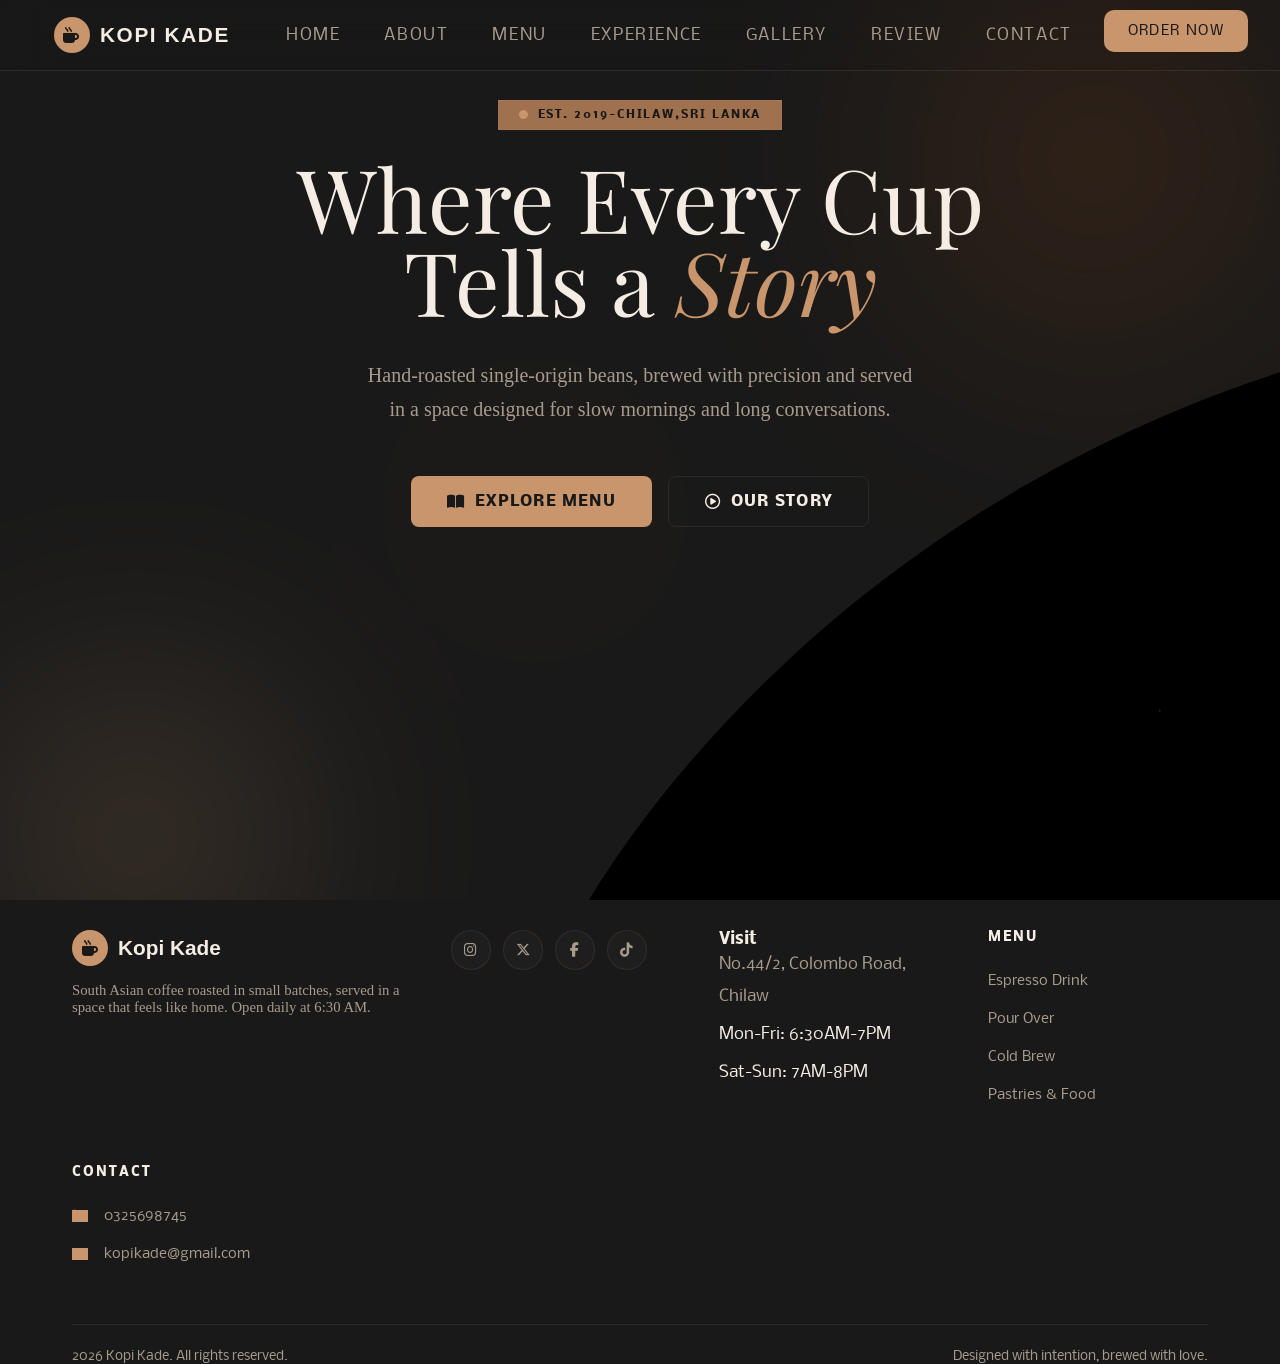
<file: index.html>
<!DOCTYPE html>
<html lang="en">
    <head>
        <meta charset="UTF-8"> <!--display non english characters!-->
        <meta name="viewport" content="width=device-width, initial-scale=1.0">
        <title>Kopi Kade</title>
        <link rel="stylesheet" href="https://cdnjs.cloudflare.com/ajax/libs/font-awesome/6.5.0/css/all.min.css">
        <link rel="stylesheet" href="style.css">
        <script src="main.js" defer></script>
    </head>

    <body>
        <div class="glow-cursor" id="glowCursor"></div>
        <nav id="navbar">
            <div class="nav-in">
                <a href="index.html" class="logo">
                <div class="logo-icon"><i class="fa-solid fa-mug-hot"></i></div>
                <div class="logo-text">Kopi Kade</div>
            </a>
            
            <ul id="navMenu">
                <li>
                    <a href="index.html" class="active">Home</a>
                </li>
                <li>
                    <a href="about.html">About</a>
                </li>
                <li>
                    <a href="menu.html">Menu</a>
                </li>
                <li>
                    <a href="experience.html">Experience</a>
                </li>
                <li>
                    <a href="gallery.html">Gallery</a>
                </li>
                <li>
                    <a href="review.html">Review</a>
                </li>
                <li>
                    <a href="contact.html">Contact</a>
                </li>
                <li>
                    <a href="menu.html" class="nav-cta">Order Now</a>
                </li>
                

            </ul>
                <button class="menu-toggle" id="menuToggle" aria-label="Toggle menu">
                         <i class="fa-solid fa-bars"></i>
                    </button>
            </div>
        </nav>

    <section class="hero">
        <div class="hero-bg">
        <div class="blob blob-1"></div>
        <div class="blob blob-2"></div>
        <div class="blob blob-3"></div>
        </div>
        <div class="hero-deco" id="heroDeco"></div>
        <div class="hero-content">
        <div class="hero-badge">
        <i class="fa-solid fa-circle"></i>
        <h5>Est. 2019-Chilaw,Sri Lanka</h5>
        </div>
        <h1>Where Every Cup<br>Tells a <em>Story</em></h1>
        <p class="hero-para">
        Hand-roasted single-origin beans, brewed with precision and served in a space designed for slow mornings and long conversations.
        </p>
        <div class="hero-buttons">
            <a href="menu.html" class="btn button1">
                <i class="fa-solid fa-book-open"></i>
                Explore Menu
            </a>
             <a href="about.html" class="btn btn-outline">
                <i class="fa-regular fa-circle-play"></i>
                Our Story
            </a>
            </div>
        </div>
    </section>
     <footer>
            <div class="footer-in">
                <div class="footer-grid">
                    <div class="footer-brand">
                        <a href="#" class="logo">
                            <div class="logo-icon"><i class="fa-solid fa-mug-hot"></i></div>
                            <div class="logo-text">Kopi Kade</div>
                         </a>
                        <p>South Asian coffee roasted in small batches, served in a space that feels like home. Open daily at 6:30 AM.</p>
                     </div>
                    <div class="footer-social">
                       <a href="#" aria-label="Instagram">
                         <i class="fa-brands fa-instagram"></i>
                       </a> 
                       <a href="#" aria-label="Twitter">
                         <i class="fa-brands fa-x-twitter"></i>
                       </a> 
                       <a href="#" aria-label="Facebook">
                         <i class="fa-brands fa-facebook-f"></i>
                       </a> 
                       <a href="#" aria-label="TikTok">
                         <i class="fa-brands fa-tiktok"></i>
                       </a> 
                    </div>
                    <div class="footer-visit">
                       <h4>Visit</h4>
                       <ul>
                         <li><a href="https://www.google.com/maps/place/Chilaw/@7.5719677,79.7997309,14z/data" target="_blank"> No.44/2, Colombo Road, Chilaw</a></li>
                         <li>Mon-Fri: 6:30AM-7PM</li>
                         <li>Sat-Sun: 7AM-8PM</li>
                        </ul>
                    </div>
                    <div class="footer-col">
                        <h4>Menu</h4>
                        <ul>
                        <li><a href="menu.html">Espresso Drink</a></li>
                        <li><a href="menu.html">Pour Over</a></li>
                        <li><a href="menu.html">Cold Brew</a></li>
                        <li><a href="menu.html">Pastries & Food</a></li>
                        </ul>
                    </div>
                    <div class="footer-col">
                        <h4>Contact</h4>
                        <ul>
                            <li>
                                <a href="tel: 0325698745">
                                  <i class="fa-solid fa-phone" style="width:16px; margin-right:8px; color:var(--accent);"></i>
                                  0325698745
                                </a>
                            </li>
                            <li>
                               <a href="mailto: kopikade@gmail.com">
                                  <i class="fa-solid fa-envelope" style="width:16px; margin-right:8px; color:var(--accent);"></i>
                                  kopikade@gmail.com
                                </a>
                            </li>
                        </ul>
                    </div>
                </div>
                <div class="footer-bottom">
                    <span>2026 Kopi Kade. All rights reserved.</span>
                    <span>Designed with intention, brewed with love.</span>
                </div>
            </div>
        </footer>
        </body>
        </html>
</file>
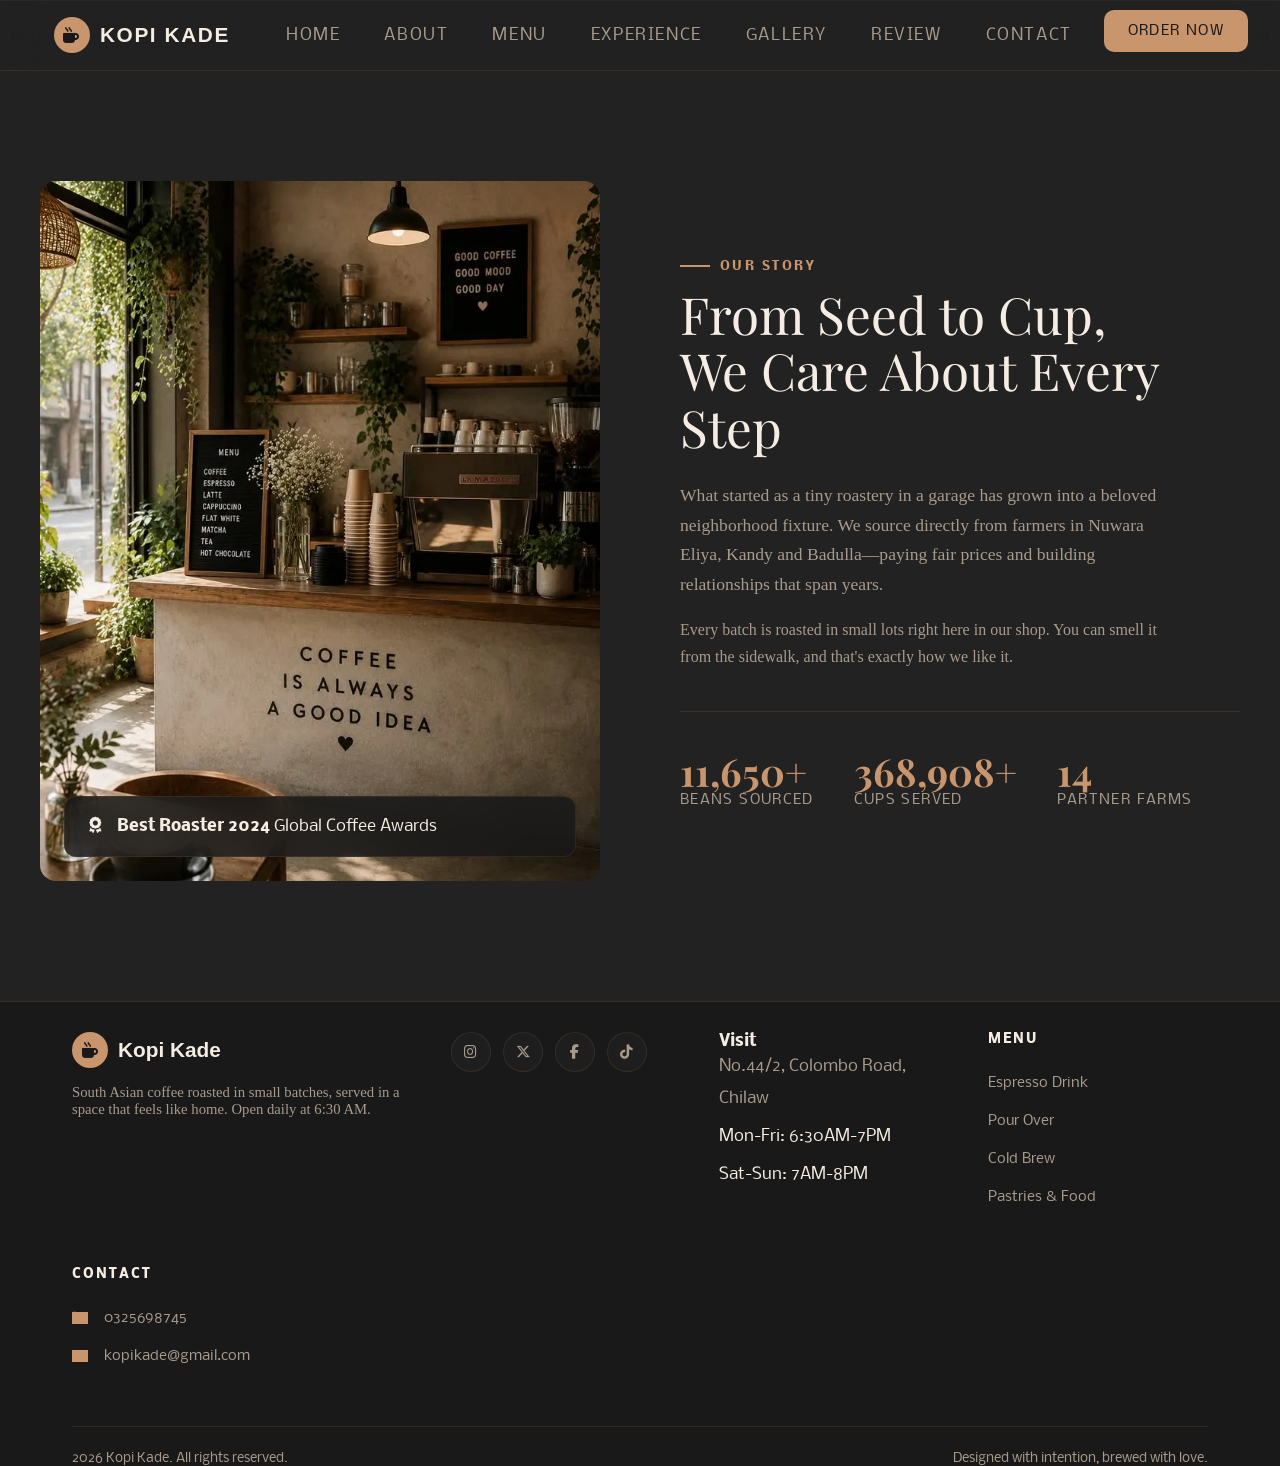
<file: about.html>
<!DOCTYPE html>
<html lang="en">
    <head>
        <meta charset="UTF-8">
        <meta name="viewport" content="width=device-width, initial-scale=1.0">
        <title>Kopi Kade</title>
        <link rel="stylesheet" href="https://cdnjs.cloudflare.com/ajax/libs/font-awesome/6.5.0/css/all.min.css">
        <link rel="stylesheet" href="style.css">
        <script src="main.js" defer></script>
    </head>

    <body>
        <div class="glow-cursor" id="glowCursor"></div>

        <nav id="navbar">
            <div class="nav-in">
                <a href="index.html" class="logo">
                    <div class="logo-icon"><i class="fa-solid fa-mug-hot"></i></div>
                    <div class="logo-text">Kopi Kade</div>
                </a>

                <ul id="navMenu">
                    <li><a href="index.html">Home</a></li>
                    <li><a href="about.html" class="active">About</a></li>
                    <li><a href="menu.html">Menu</a></li>
                    <li><a href="experience.html">Experience</a></li>
                    <li><a href="gallery.html">Gallery</a></li>
                    <li><a href="review.html">Review</a></li>
                    <li><a href="contact.html">Contact</a></li>
                    <li><a href="menu.html" class="nav-cta">Order Now</a></li>
                </ul>

                <button class="menu-toggle" id="menuToggle" aria-label="Toggle menu">
                    <i class="fa-solid fa-bars"></i>
                </button>
            </div>
        </nav>

        <section class="about" id="about">
            <div class="section-in">
                <div class="about-grid">
                    <div class="about-img">
                        <img src="images/inside.webp" alt="Inside Kopi Kade">
                        <div class="card">
                            <div class="card-icon">
                                <i class="fa-solid fa-award"></i>
                            </div>
                            <div class="card-text">
                                <strong>Best Roaster 2024</strong>
                                <span>Global Coffee Awards</span>
                            </div>
                        </div>
                    </div>
                    <div class="about-text">
                        <div class="section-label">Our Story</div>
                        <h2 class="section-title">From Seed to Cup,<br>We Care About Every Step</h2>
                        <p class="section-para" style="margin-top: 16px;">
                            What started as a tiny roastery in a garage has grown into a beloved neighborhood fixture. We source directly from farmers in Nuwara Eliya, Kandy and Badulla—paying fair prices and building relationships that span years.
                        </p>
                        <p class="section-para" style="margin-top: 16px; color: var(--fg-muted); font-size: 1em;">
                            Every batch is roasted in small lots right here in our shop. You can smell it from the sidewalk, and that's exactly how we like it.
                        </p>
                        <div class="stat">
                            <div class="stat-item">
                                <strong id="statbeans">0</strong>
                                <span>Beans Sourced</span>
                            </div>
                            <div class="stat-item">
                                <strong id="statcups">0</strong>
                                <span>Cups Served</span>
                            </div>
                            <div class="stat-item">
                                <strong id="farms">0</strong>
                                <span>Partner Farms</span>
                            </div>
                        </div>
                    </div>
                </div>
            </div>
        </section>

        <footer>
            <div class="footer-in">
                <div class="footer-grid">
                    <div class="footer-brand">
                        <a href="#" class="logo">
                            <div class="logo-icon"><i class="fa-solid fa-mug-hot"></i></div>
                            <div class="logo-text">Kopi Kade</div>
                        </a>
                        <p>South Asian coffee roasted in small batches, served in a space that feels like home. Open daily at 6:30 AM.</p>
                    </div>
                    <div class="footer-social">
                        <a href="#" aria-label="Instagram"><i class="fa-brands fa-instagram"></i></a>
                        <a href="#" aria-label="Twitter"><i class="fa-brands fa-x-twitter"></i></a>
                        <a href="#" aria-label="Facebook"><i class="fa-brands fa-facebook-f"></i></a>
                        <a href="#" aria-label="TikTok"><i class="fa-brands fa-tiktok"></i></a>
                    </div>
                    <div class="footer-visit">
                        <h4>Visit</h4>
                        <ul>
                            <li><a href="https://www.google.com/maps/place/Chilaw/@7.5719677,79.7997309,14z/data" target="_blank">No.44/2, Colombo Road, Chilaw</a></li>
                            <li>Mon-Fri: 6:30AM-7PM</li>
                            <li>Sat-Sun: 7AM-8PM</li>
                        </ul>
                    </div>
                    <div class="footer-col">
                        <h4>Menu</h4>
                        <ul>
                            <li><a href="menu.html">Espresso Drink</a></li>
                            <li><a href="menu.html">Pour Over</a></li>
                            <li><a href="menu.html">Cold Brew</a></li>
                            <li><a href="menu.html">Pastries & Food</a></li>
                        </ul>
                    </div>
                    <div class="footer-col">
                        <h4>Contact</h4>
                        <ul>
                            <li>
                                <a href="tel:0325698745">
                                    <i class="fa-solid fa-phone" style="width:16px; margin-right:8px; color:var(--accent);"></i>
                                    0325698745
                                </a>
                            </li>
                            <li>
                                <a href="mailto:kopikade@gmail.com">
                                    <i class="fa-solid fa-envelope" style="width:16px; margin-right:8px; color:var(--accent);"></i>
                                    kopikade@gmail.com
                                </a>
                            </li>
                        </ul>
                    </div>
                </div>
                <div class="footer-bottom">
                    <span>2026 Kopi Kade. All rights reserved.</span>
                    <span>Designed with intention, brewed with love.</span>
                </div>
            </div>
        </footer>
    </body>
</html>
</file>
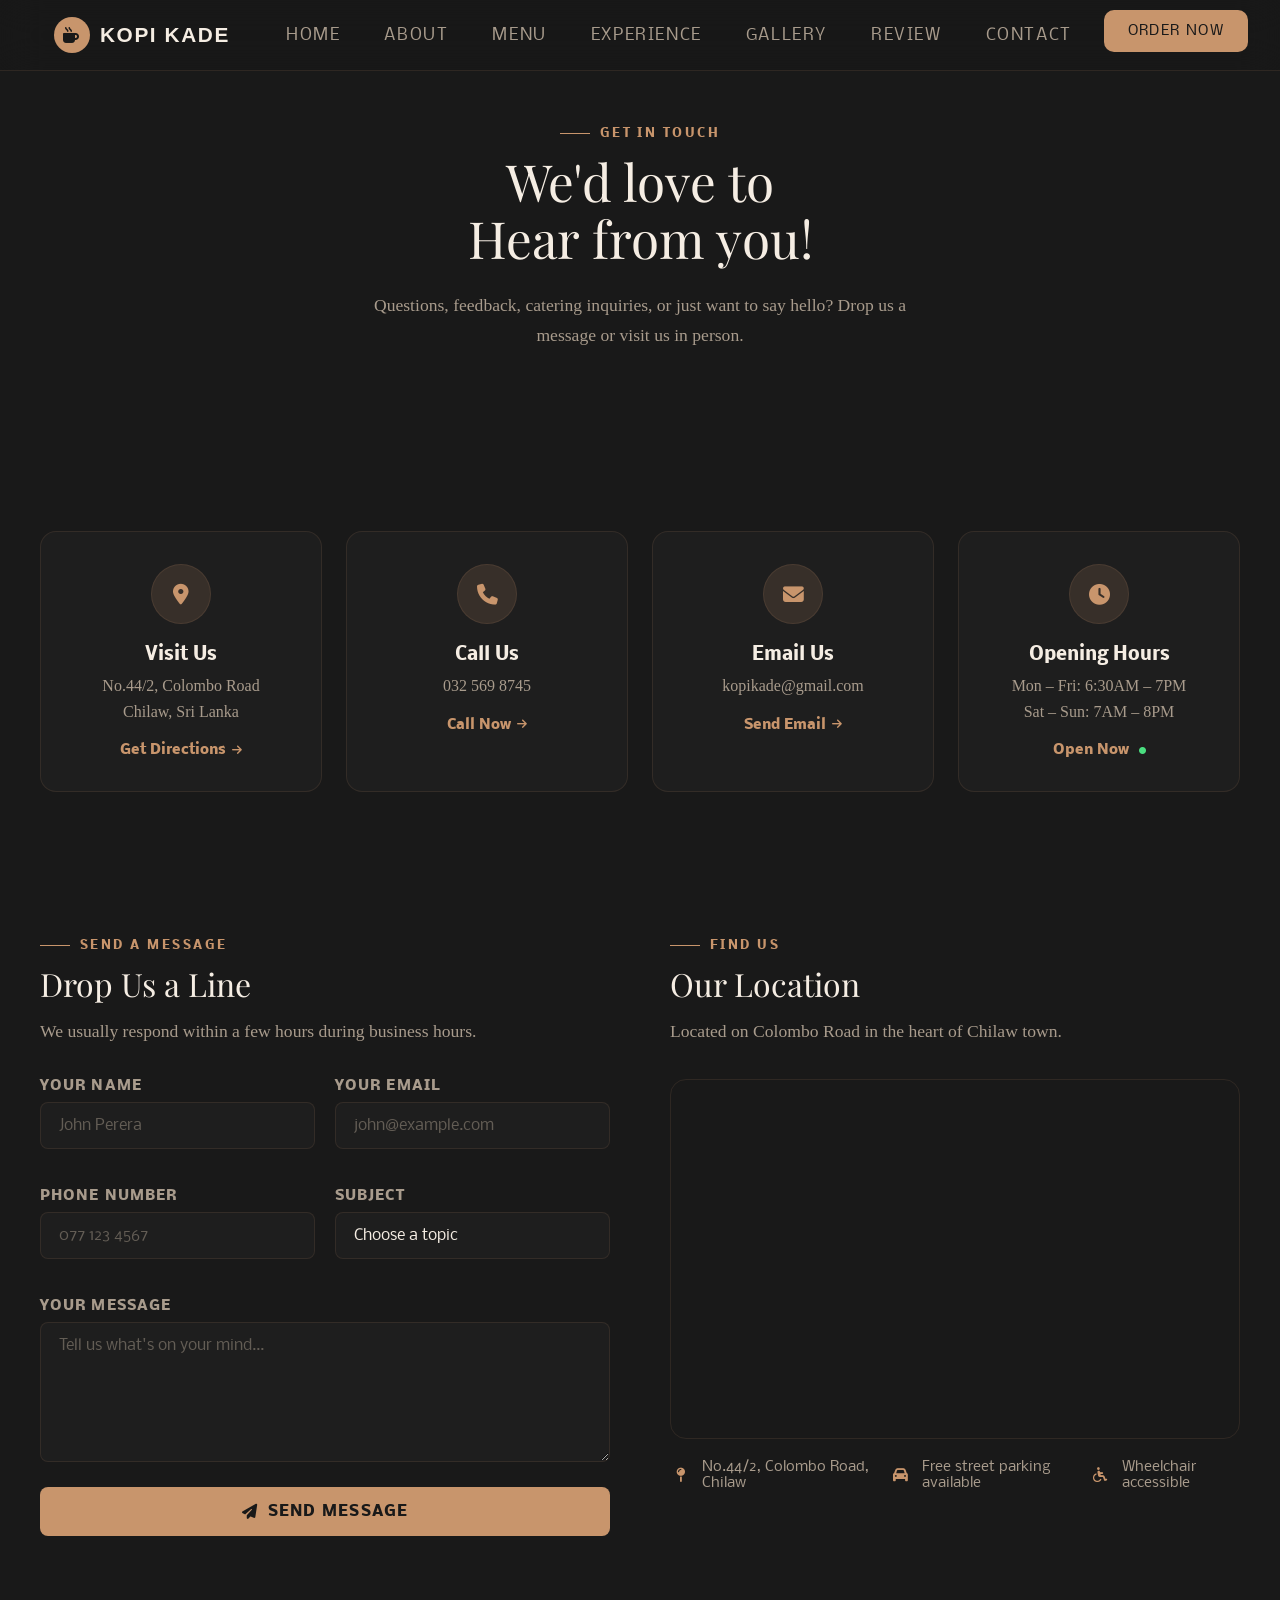
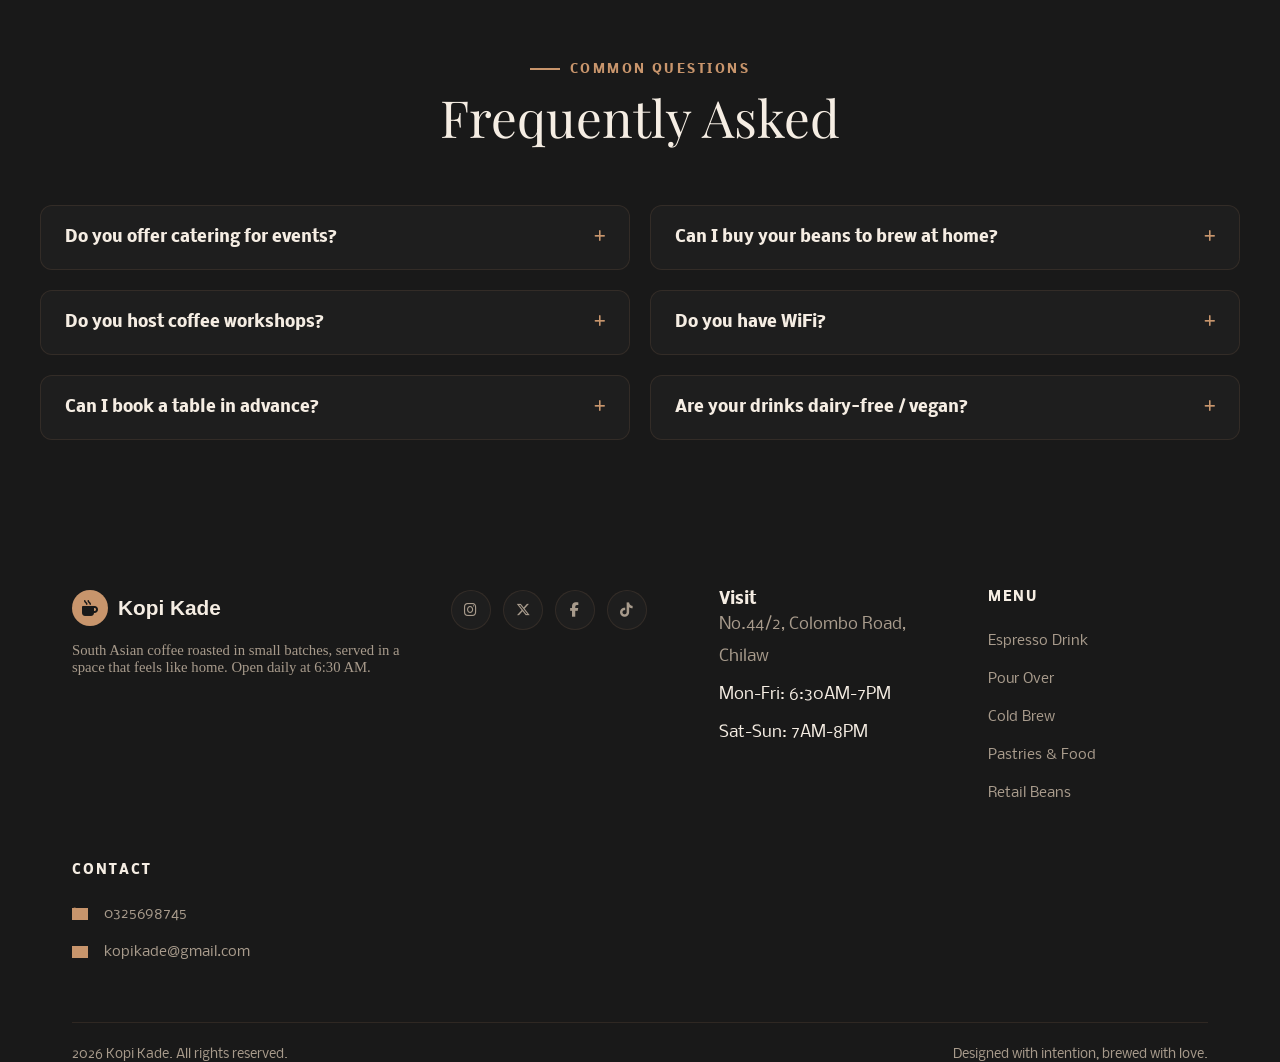
<file: contact.html>
<!DOCTYPE html>
<html lang="en">
    <head>
        <meta charset="UTF-8">
        <meta name="viewport" content="width=device-width, initial-scale=1.0">
        <title>Kopi Kade</title>
        <link rel="stylesheet" href="https://cdnjs.cloudflare.com/ajax/libs/font-awesome/6.5.0/css/all.min.css">
        <link rel="stylesheet" href="style.css">
        <script src="main.js" defer></script>
    </head>

    <body>
        <div class="glow-cursor" id="glowCursor"></div>

        <nav id="navbar">
            <div class="nav-in">
                <a href="index.html" class="logo">
                    <div class="logo-icon"><i class="fa-solid fa-mug-hot"></i></div>
                    <div class="logo-text">Kopi Kade</div>
                </a>

                <ul id="navMenu">
                    <li><a href="index.html">Home</a></li>
                    <li><a href="about.html">About</a></li>
                    <li><a href="menu.html">Menu</a></li>
                    <li><a href="experience.html">Experience</a></li>
                    <li><a href="gallery.html">Gallery</a></li>
                    <li><a href="review.html">Review</a></li>
                    <li><a href="contact.html" class="active">Contact</a></li>
                    <li><a href="menu.html" class="nav-cta">Order Now</a></li>
                </ul>

                <button class="menu-toggle" id="menuToggle" aria-label="Toggle menu">
                    <i class="fa-solid fa-bars"></i>
                </button>
            </div>
        </nav>

        <section class="contact">
            <div class="section-in">
                <div class="reveal" style="text-align: center;">
                    <div class="section-label">Get In Touch</div>
                    <h2 class="section-title">We'd love to<br>Hear from you!</h2>
                    <div class="section-para-contact">
                        <p>Questions, feedback, catering inquiries, or just want to say hello? Drop us a message or visit us in person.</p>
                    </div>
                </div>
            </div>
        </section>

        <section class="contact-info-section">
            <div class="section-in">
                <div class="contact-card reveal">
                    <div class="contact-info-card">
                        <div class="contact-card-icon">
                            <i class="fa-solid fa-location-dot"></i>
                        </div>
                        <h3>Visit Us</h3>
                        <p>No.44/2, Colombo Road<br>Chilaw, Sri Lanka</p>
                        <a href="https://www.google.com/maps/place/Chilaw/@7.5719677,79.7997309,14z/data" target="_blank" class="contact-card-link">Get Directions <i class="fa-solid fa-arrow-right"></i></a>
                    </div>
                    <div class="contact-info-card">
                        <div class="contact-card-icon">
                            <i class="fa-solid fa-phone"></i>
                        </div>
                        <h3>Call Us</h3>
                        <p>032 569 8745</p>
                        <a href="tel:0325698745" class="contact-card-link">Call Now <i class="fa-solid fa-arrow-right"></i></a>
                    </div>
                    <div class="contact-info-card">
                        <div class="contact-card-icon">
                            <i class="fa-solid fa-envelope"></i>
                        </div>
                        <h3>Email Us</h3>
                        <p>kopikade@gmail.com</p>
                        <a href="mailto:kopikade@gmail.com" class="contact-card-link">Send Email <i class="fa-solid fa-arrow-right"></i></a>
                    </div>
                    <div class="contact-info-card">
                        <div class="contact-card-icon">
                            <i class="fa-solid fa-clock"></i>
                        </div>
                        <h3>Opening Hours</h3>
                        <p>Mon – Fri: 6:30AM – 7PM<br>Sat – Sun: 7AM – 8PM</p>
                        <span class="contact-card-link" style="cursor: default;">Open Now <i class="fa-solid fa-circle" style="font-size: 0.5em; color: #4ade80; margin-left: 4px;"></i></span>
                    </div>
                </div>
            </div>
        </section>

        <section class="contact-form-section">
            <div class="section-in">
                <div class="contact-grid reveal">
                    <div class="contact-form-wrap">
                        <div class="section-label">Send a Message</div>
                        <h2 class="section-title" style="font-size: 2em;">Drop Us a Line</h2>
                        <p class="section-para" style="margin-bottom: 32px;">We usually respond within a few hours during business hours.</p>

                        <form class="contact-form" id="contactForm">
                            <div class="form-row">
                                <div class="form-group">
                                    <label for="contactName">Your Name</label>
                                    <input type="text" id="contactName" placeholder="John Perera" required>
                                </div>
                                <div class="form-group">
                                    <label for="contactEmail">Your Email</label>
                                    <input type="email" id="contactEmail" placeholder="john@example.com" required>
                                </div>
                            </div>
                            <div class="form-row">
                                <div class="form-group">
                                    <label for="contactPhone">Phone Number</label>
                                    <input type="tel" id="contactPhone" placeholder="077 123 4567">
                                </div>
                                <div class="form-group">
                                    <label for="contactSubject">Subject</label>
                                    <select id="contactSubject" required>
                                        <option value="" disabled selected>Choose a topic</option>
                                        <option value="general">General Inquiry</option>
                                        <option value="catering">Catering Order</option>
                                        <option value="feedback">Feedback</option>
                                        <option value="wholesale">Wholesale / Supply</option>
                                        <option value="partnership">Partnership</option>
                                        <option value="other">Other</option>
                                    </select>
                                </div>
                            </div>
                            <div class="form-group">
                                <label for="contactMessage">Your Message</label>
                                <textarea id="contactMessage" rows="6" placeholder="Tell us what's on your mind..." required></textarea>
                            </div>
                            <button type="submit" class="btn btn-primary" style="width: 100%; justify-content: center;">
                                <i class="fa-solid fa-paper-plane"></i> Send Message
                            </button>
                        </form>
                    </div>
                    <div class="contact-map-wrap">
                        <div class="section-label">Find Us</div>
                        <h2 class="section-title" style="font-size: 2em;">Our Location</h2>
                        <p class="section-para" style="margin-bottom: 32px;">Located on Colombo Road in the heart of Chilaw town.</p>
                        <div class="contact-map">
                            <iframe
                                src="https://www.google.com/maps/embed?pb=!1m18!1m12!1m3!1d3166.5!2d79.799!3d7.572!2m3!1f0!2f0!3f0!3m2!1i1024!2i768!4f13.1!3m3!1m2!1s0x0%3A0x0!2zN8KwMzQ1OS4wTiA3wrAzNCcyOS4wJzEwMC4w!5e0!3m2!1sen!2slk!4v1700000000000!5m2!1sen!2slk"
                                width="100%"
                                height="100%"
                                style="border:0;"
                                allowfullscreen=""
                                loading="lazy"
                                referrerpolicy="no-referrer-when-downgrade"
                                title="Kopi Kade Location">
                            </iframe>
                        </div>
                        <div class="map-info">
                            <div class="map-info-item">
                                <i class="fa-solid fa-map-pin"></i>
                                <span>No.44/2, Colombo Road, Chilaw</span>
                            </div>
                            <div class="map-info-item">
                                <i class="fa-solid fa-car"></i>
                                <span>Free street parking available</span>
                            </div>
                            <div class="map-info-item">
                                <i class="fa-solid fa-wheelchair"></i>
                                <span>Wheelchair accessible</span>
                            </div>
                        </div>
                    </div>
                </div>
            </div>
        </section>

        <section class="contact-faq-section">
            <div class="section-in">
                <div class="reveal" style="text-align: center; margin-bottom: 60px;">
                    <div class="section-label" style="justify-content: center;">Common Questions</div>
                    <h2 class="section-title">Frequently Asked</h2>
                </div>
                <div class="faq-grid reveal">
                    <div class="faq-item">
                        <button class="faq-question">
                            <span>Do you offer catering for events?</span>
                            <i class="fa-solid fa-plus"></i>
                        </button>
                        <div class="faq-answer">
                            <p>Yes! We cater for weddings, corporate events, birthdays, and more. Contact us at least 48 hours in advance with your guest count and preferences. We'll create a custom menu and pricing for you.</p>
                        </div>
                    </div>
                    <div class="faq-item">
                        <button class="faq-question">
                            <span>Can I buy your beans to brew at home?</span>
                            <i class="fa-solid fa-plus"></i>
                        </button>
                        <div class="faq-answer">
                            <p>Absolutely. We sell all our single-origin beans in 250g and 1kg bags. We'll grind them to your preferred brew method (espresso, filter, French press) or you can buy whole beans. Order in-store or through our delivery service.</p>
                        </div>
                    </div>
                    <div class="faq-item">
                        <button class="faq-question">
                            <span>Do you host coffee workshops?</span>
                            <i class="fa-solid fa-plus"></i>
                        </button>
                        <div class="faq-answer">
                            <p>Yes! We run monthly latte art classes, cupping sessions, and home-brewing workshops. Check our Instagram or sign up for the newsletter to see the upcoming schedule. No experience needed — all skill levels welcome.</p>
                        </div>
                    </div>
                    <div class="faq-item">
                        <button class="faq-question">
                            <span>Do you have WiFi?</span>
                            <i class="fa-solid fa-plus"></i>
                        </button>
                        <div class="faq-answer">
                            <p>Yes, free high-speed WiFi is available throughout the cafe. We have power outlets at most tables too, so it's a great spot for remote work or study sessions.</p>
                        </div>
                    </div>
                    <div class="faq-item">
                        <button class="faq-question">
                            <span>Can I book a table in advance?</span>
                            <i class="fa-solid fa-plus"></i>
                        </button>
                        <div class="faq-answer">
                            <p>We don't take reservations for regular visits — it's first come, first served. For groups of 8 or more, or for special events, give us a call and we'll do our best to accommodate you.</p>
                        </div>
                    </div>
                    <div class="faq-item">
                        <button class="faq-question">
                            <span>Are your drinks dairy-free / vegan?</span>
                            <i class="fa-solid fa-plus"></i>
                        </button>
                        <div class="faq-answer">
                            <p>We offer oat milk, almond milk, soy milk, and coconut milk as alternatives to dairy — all at no extra charge. Most of our food items are also vegan-friendly. Just ask our barista for recommendations.</p>
                        </div>
                    </div>
                </div>
            </div>
        </section>

        <footer>
            <div class="footer-in">
                <div class="footer-grid">
                    <div class="footer-brand">
                        <a href="index.html" class="logo">
                            <div class="logo-icon"><i class="fa-solid fa-mug-hot"></i></div>
                            <div class="logo-text">Kopi Kade</div>
                        </a>
                        <p>South Asian coffee roasted in small batches, served in a space that feels like home. Open daily at 6:30 AM.</p>
                    </div>
                    <div class="footer-social">
                        <a href="#" aria-label="Instagram"><i class="fa-brands fa-instagram"></i></a>
                        <a href="#" aria-label="Twitter"><i class="fa-brands fa-x-twitter"></i></a>
                        <a href="#" aria-label="Facebook"><i class="fa-brands fa-facebook-f"></i></a>
                        <a href="#" aria-label="TikTok"><i class="fa-brands fa-tiktok"></i></a>
                    </div>
                    <div class="footer-visit">
                        <h4>Visit</h4>
                        <ul>
                            <li><a href="https://www.google.com/maps/place/Chilaw/@7.5719677,79.7997309,14z/data" target="_blank">No.44/2, Colombo Road, Chilaw</a></li>
                            <li>Mon-Fri: 6:30AM-7PM</li>
                            <li>Sat-Sun: 7AM-8PM</li>
                        </ul>
                    </div>
                    <div class="footer-col">
                        <h4>Menu</h4>
                        <ul>
                            <li><a href="menu.html">Espresso Drink</a></li>
                            <li><a href="menu.html">Pour Over</a></li>
                            <li><a href="menu.html">Cold Brew</a></li>
                            <li><a href="menu.html">Pastries & Food</a></li>
                            <li><a href="menu.html">Retail Beans</a></li>
                        </ul>
                    </div>
                    <div class="footer-col">
                        <h4>Contact</h4>
                        <ul>
                            <li>
                                <a href="tel:0325698745">
                                    <i class="fa-solid fa-phone" style="width:16px; margin-right:8px; color:var(--accent);"></i>
                                    0325698745
                                </a>
                            </li>
                            <li>
                                <a href="mailto:kopikade@gmail.com">
                                    <i class="fa-solid fa-envelope" style="width:16px; margin-right:8px; color:var(--accent);"></i>
                                    kopikade@gmail.com
                                </a>
                            </li>
                        </ul>
                    </div>
                </div>
                <div class="footer-bottom">
                    <span>2026 Kopi Kade. All rights reserved.</span>
                    <span>Designed with intention, brewed with love.</span>
                </div>
            </div>
        </footer>

        <div class="cta-toast" id="ctaToast">
            <i class="fa-solid fa-check-circle"></i>
            <span>Message</span>
        </div>
    </body>
</html>
</file>
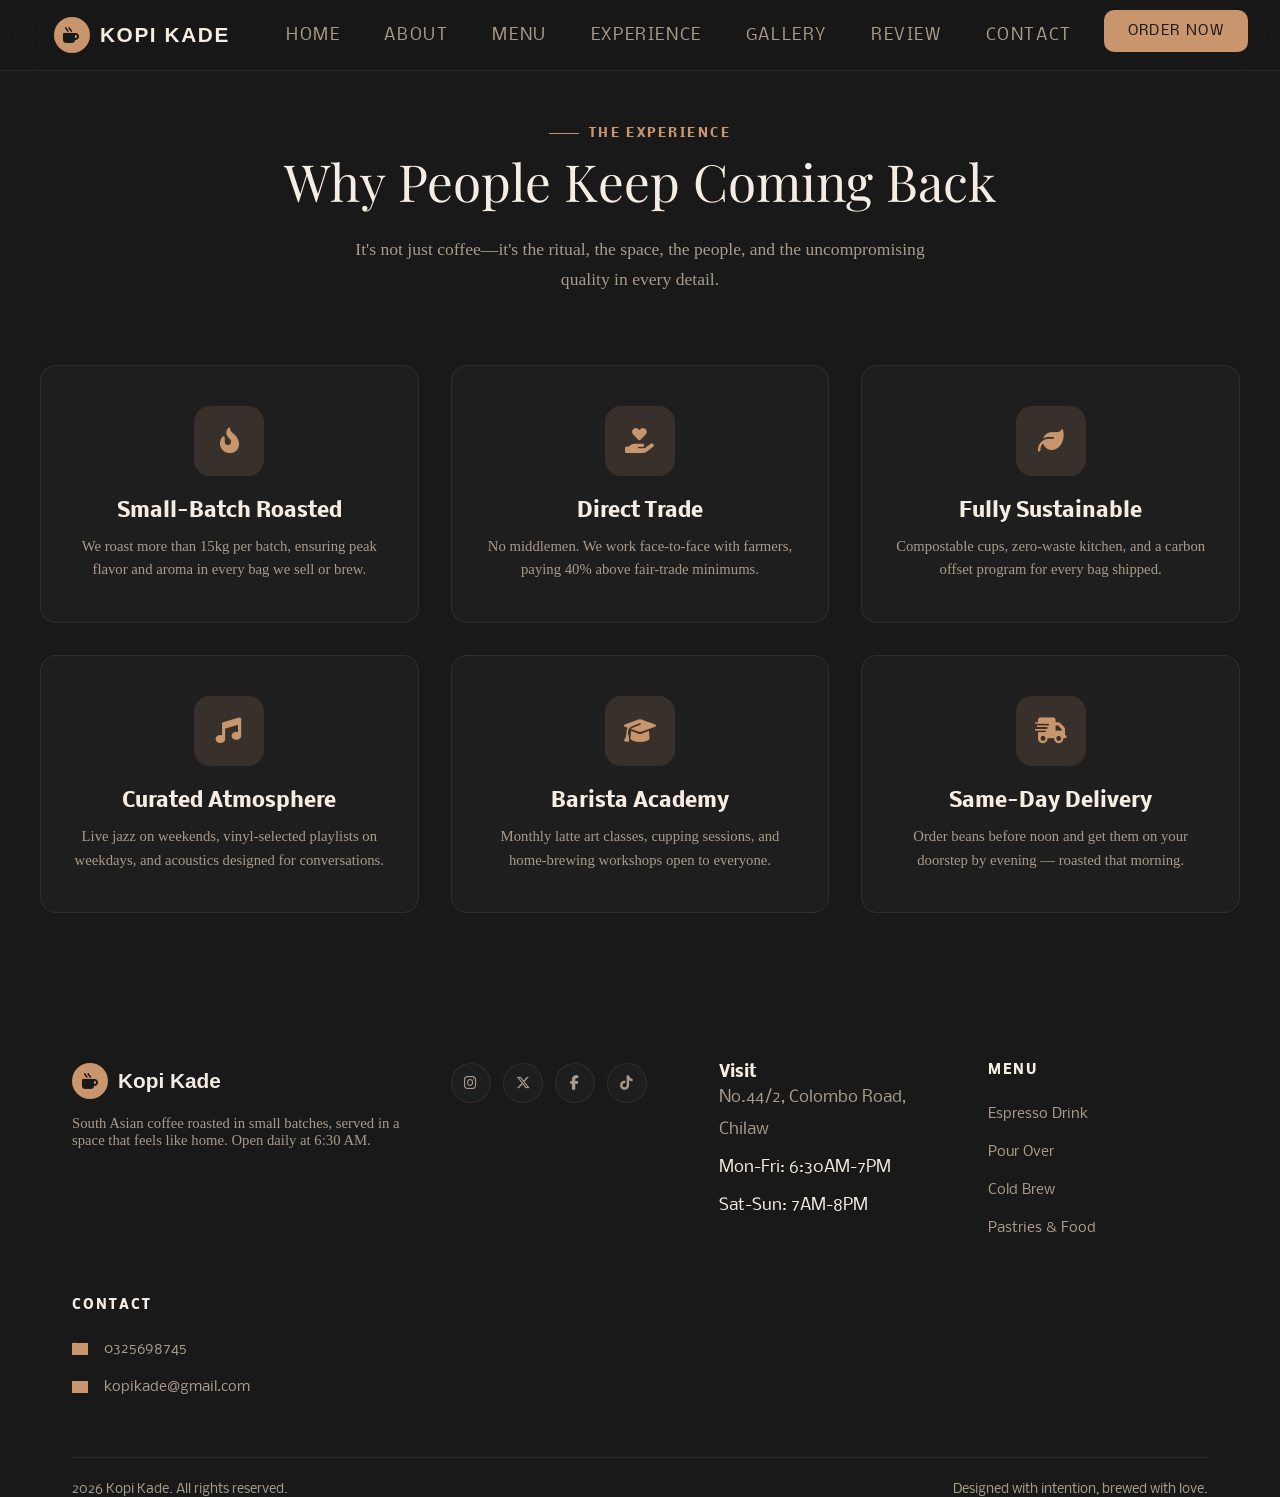
<file: experience.html>
<!DOCTYPE html>
<html lang="en">
    <head>
        <meta charset="UTF-8">
        <meta name="viewport" content="width=device-width, initial-scale=1.0">
        <title>Kopi Kade</title>
        <link rel="stylesheet" href="https://cdnjs.cloudflare.com/ajax/libs/font-awesome/6.5.0/css/all.min.css">
        <link rel="stylesheet" href="style.css">
        <script src="main.js" defer></script>
    </head>

    <body>
        <div class="glow-cursor" id="glowCursor"></div>
        <nav id="navbar">
            <div class="nav-in">
                <a href="index.html" class="logo">
                    <div class="logo-icon"><i class="fa-solid fa-mug-hot"></i></div>
                    <div class="logo-text">Kopi Kade</div>
                </a>

                <ul id="navMenu">
                    <li>
                        <a href="index.html">Home</a>
                    </li>
                    <li>
                        <a href="about.html">About</a>
                    </li>
                    <li>
                        <a href="menu.html">Menu</a>
                    </li>
                    <li>
                        <a href="experience.html" class="active">Experience</a>
                    </li>
                    <li>
                        <a href="gallery.html">Gallery</a>
                    </li>
                    <li>
                        <a href="review.html">Review</a>
                    </li>
                    <li>
                        <a href="contact.html">Contact</a>
                    </li>
                    <li>
                        <a href="menu.html" class="nav-cta">Order Now</a>
                    </li>
                </ul>

                <button class="menu-toggle" id="menuToggle" aria-label="Toggle menu">
                    <i class="fa-solid fa-bars"></i>
                </button>
            </div>
        </nav>

        <section class="features-section" id="features">
            <div class="section-in">
                <div class="features-header reveal">
                    <div class="section-label" style="justify-content:center">The Experience</div>
                    <h2 class="section-title">Why People Keep Coming Back</h2>
                    <p class="section-desc" style="margin: 0 auto;">It's not just coffee—it's the ritual, the space, the people, and the uncompromising quality in every detail.</p>
                </div>
                <div class="features-grid">
                    <div class="features-card reveal">
                        <div class="feature-icon">
                            <i class="fa-solid fa-fire-flame-curved"></i>
                        </div>
                        <h3>Small-Batch Roasted</h3>
                        <p>We roast more than 15kg per batch, ensuring peak flavor and aroma in every bag we sell or brew.</p>
                    </div>
                    <div class="features-card reveal">
                        <div class="feature-icon">
                            <i class="fa-solid fa-hand-holding-heart"></i>
                        </div>
                        <h3>Direct Trade</h3>
                        <p>No middlemen. We work face-to-face with farmers, paying 40% above fair-trade minimums.</p>
                    </div>
                    <div class="features-card reveal">
                        <div class="feature-icon">
                            <i class="fa-solid fa-leaf"></i>
                        </div>
                        <h3>Fully Sustainable</h3>
                        <p>Compostable cups, zero-waste kitchen, and a carbon offset program for every bag shipped.</p>
                    </div>
                    <div class="features-card reveal">
                        <div class="feature-icon">
                            <i class="fa-solid fa-music"></i>
                        </div>
                        <h3>Curated Atmosphere</h3>
                        <p>Live jazz on weekends, vinyl-selected playlists on weekdays, and acoustics designed for conversations.</p>
                    </div>
                    <div class="features-card reveal">
                        <div class="feature-icon">
                            <i class="fa-solid fa-graduation-cap"></i>
                        </div>
                        <h3>Barista Academy</h3>
                        <p>Monthly latte art classes, cupping sessions, and home-brewing workshops open to everyone.</p>
                    </div>
                    <div class="features-card reveal">
                        <div class="feature-icon">
                            <i class="fa-solid fa-truck-fast"></i>
                        </div>
                        <h3>Same-Day Delivery</h3>
                        <p>Order beans before noon and get them on your doorstep by evening — roasted that morning.</p>
                    </div>
                </div>
            </div>
        </section>

        <footer>
            <div class="footer-in">
                <div class="footer-grid">
                    <div class="footer-brand">
                        <a href="#" class="logo">
                            <div class="logo-icon"><i class="fa-solid fa-mug-hot"></i></div>
                            <div class="logo-text">Kopi Kade</div>
                        </a>
                        <p>South Asian coffee roasted in small batches, served in a space that feels like home. Open daily at 6:30 AM.</p>
                    </div>
                    <div class="footer-social">
                        <a href="#" aria-label="Instagram"><i class="fa-brands fa-instagram"></i></a>
                        <a href="#" aria-label="Twitter"><i class="fa-brands fa-x-twitter"></i></a>
                        <a href="#" aria-label="Facebook"><i class="fa-brands fa-facebook-f"></i></a>
                        <a href="#" aria-label="TikTok"><i class="fa-brands fa-tiktok"></i></a>
                    </div>
                    <div class="footer-visit">
                        <h4>Visit</h4>
                        <ul>
                            <li><a href="https://www.google.com/maps/place/Chilaw/@7.5719677,79.7997309,14z/data" target="_blank">No.44/2, Colombo Road, Chilaw</a></li>
                            <li>Mon-Fri: 6:30AM-7PM</li>
                            <li>Sat-Sun: 7AM-8PM</li>
                        </ul>
                    </div>
                    <div class="footer-col">
                        <h4>Menu</h4>
                        <ul>
                            <li><a href="menu.html">Espresso Drink</a></li>
                            <li><a href="menu.html">Pour Over</a></li>
                            <li><a href="menu.html">Cold Brew</a></li>
                            <li><a href="menu.html">Pastries & Food</a></li>
                        </ul>
                    </div>
                    <div class="footer-col">
                        <h4>Contact</h4>
                        <ul>
                            <li>
                                <a href="tel:0325698745">
                                    <i class="fa-solid fa-phone" style="width:16px; margin-right:8px; color:var(--accent);"></i>
                                    0325698745
                                </a>
                            </li>
                            <li>
                                <a href="mailto:kopikade@gmail.com">
                                    <i class="fa-solid fa-envelope" style="width:16px; margin-right:8px; color:var(--accent);"></i>
                                    kopikade@gmail.com
                                </a>
                            </li>
                        </ul>
                    </div>
                </div>
                <div class="footer-bottom">
                    <span>2026 Kopi Kade. All rights reserved.</span>
                    <span>Designed with intention, brewed with love.</span>
                </div>
            </div>
        </footer>
    </body>
</html>
</file>
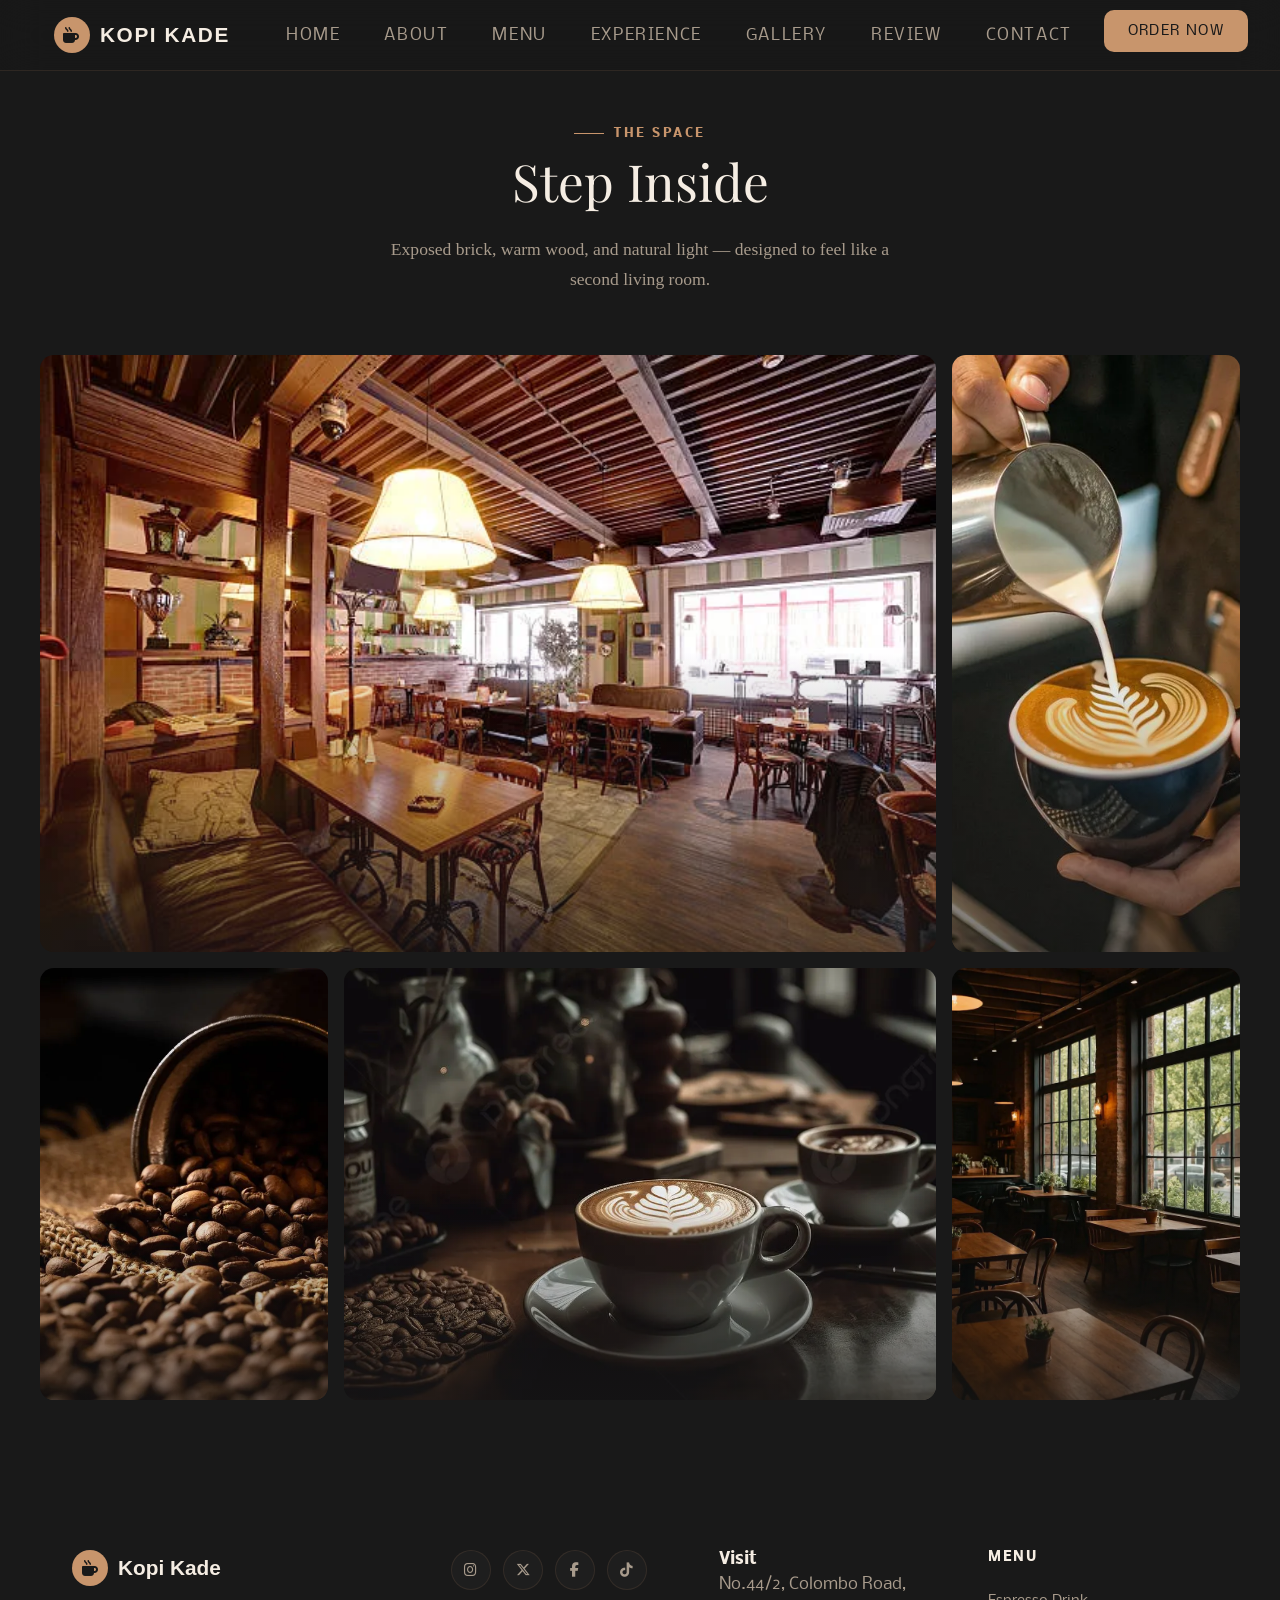
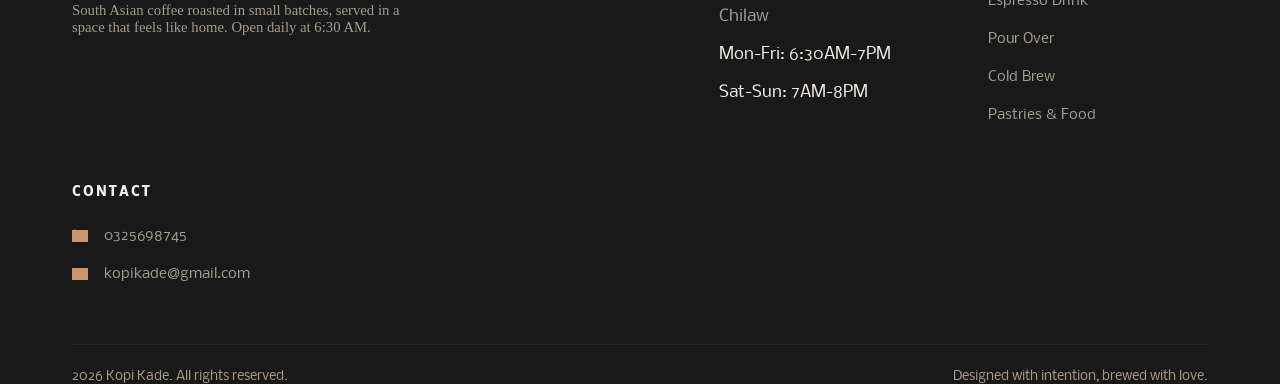
<file: gallery.html>
<!DOCTYPE html>
<html lang="en">
    <head>
        <meta charset="UTF-8">
        <meta name="viewport" content="width=device-width, initial-scale=1.0">
        <title>Kopi Kade</title>
        <link rel="stylesheet" href="https://cdnjs.cloudflare.com/ajax/libs/font-awesome/6.5.0/css/all.min.css">
        <link rel="stylesheet" href="style.css">
        <script src="main.js" defer></script>
    </head>

    <body>
        <div class="glow-cursor" id="glowCursor"></div>

        <nav id="navbar">
            <div class="nav-in">
                <a href="index.html" class="logo">
                    <div class="logo-icon"><i class="fa-solid fa-mug-hot"></i></div>
                    <div class="logo-text">Kopi Kade</div>
                </a>

                <ul id="navMenu">
                    <li><a href="index.html">Home</a></li>
                    <li><a href="about.html">About</a></li>
                    <li><a href="menu.html">Menu</a></li>
                    <li><a href="experience.html">Experience</a></li>
                    <li><a href="gallery.html" class="active">Gallery</a></li>
                    <li><a href="review.html">Review</a></li>
                    <li><a href="contact.html">Contact</a></li>
                    <li><a href="menu.html" class="nav-cta">Order Now</a></li>
                </ul>

                <button class="menu-toggle" id="menuToggle" aria-label="Toggle menu">
                    <i class="fa-solid fa-bars"></i>
                </button>
            </div>
        </nav>

        <section class="gallery-section" id="gallery">
            <div class="section-in">
                <div class="reveal" style="text-align:center; margin-bottom: 0;">
                    <div class="section-label" style="justify-content:center">The Space</div>
                    <h2 class="section-title">Step Inside</h2>
                    <p class="section-para" style="margin: 0 auto;">Exposed brick, warm wood, and natural light — designed to feel like a second living room.</p>
                </div>
                <div class="gallery-grid">
                    <div class="gallery-item">
                        <img src="images/cafei.webp" alt="Cafe interior wide shot">
                    </div>
                    <div class="gallery-item">
                        <img src="images/barista_pouring.webp" alt="Barista Pouring">
                    </div>
                    <div class="gallery-item">
                        <img src="images/closeup.webp" alt="Coffee beans close up">
                    </div>
                    <div class="gallery-item">
                        <img src="images/latteart.webp" alt="Latte Art">
                    </div>
                    <div class="gallery-item">
                        <img src="images/window.webp" alt="Window Seating">
                    </div>
                </div>
            </div>
        </section>

        <footer>
            <div class="footer-in">
                <div class="footer-grid">
                    <div class="footer-brand">
                        <a href="#" class="logo">
                            <div class="logo-icon"><i class="fa-solid fa-mug-hot"></i></div>
                            <div class="logo-text">Kopi Kade</div>
                        </a>
                        <p>South Asian coffee roasted in small batches, served in a space that feels like home. Open daily at 6:30 AM.</p>
                    </div>
                    <div class="footer-social">
                        <a href="#" aria-label="Instagram"><i class="fa-brands fa-instagram"></i></a>
                        <a href="#" aria-label="Twitter"><i class="fa-brands fa-x-twitter"></i></a>
                        <a href="#" aria-label="Facebook"><i class="fa-brands fa-facebook-f"></i></a>
                        <a href="#" aria-label="TikTok"><i class="fa-brands fa-tiktok"></i></a>
                    </div>
                    <div class="footer-visit">
                        <h4>Visit</h4>
                        <ul>
                            <li><a href="https://www.google.com/maps/place/Chilaw/@7.5719677,79.7997309,14z/data" target="_blank">No.44/2, Colombo Road, Chilaw</a></li>
                            <li>Mon-Fri: 6:30AM-7PM</li>
                            <li>Sat-Sun: 7AM-8PM</li>
                        </ul>
                    </div>
                    <div class="footer-col">
                        <h4>Menu</h4>
                        <ul>
                            <li><a href="menu.html">Espresso Drink</a></li>
                            <li><a href="menu.html">Pour Over</a></li>
                            <li><a href="menu.html">Cold Brew</a></li>
                            <li><a href="menu.html">Pastries & Food</a></li>
                        </ul>
                    </div>
                    <div class="footer-col">
                        <h4>Contact</h4>
                        <ul>
                            <li>
                                <a href="tel:0325698745">
                                    <i class="fa-solid fa-phone" style="width:16px; margin-right:8px; color:var(--accent);"></i>
                                    0325698745
                                </a>
                            </li>
                            <li>
                                <a href="mailto:kopikade@gmail.com">
                                    <i class="fa-solid fa-envelope" style="width:16px; margin-right:8px; color:var(--accent);"></i>
                                    kopikade@gmail.com
                                </a>
                            </li>
                        </ul>
                    </div>
                </div>
                <div class="footer-bottom">
                    <span>2026 Kopi Kade. All rights reserved.</span>
                    <span>Designed with intention, brewed with love.</span>
                </div>
            </div>
        </footer>
    </body>
</html>
</file>
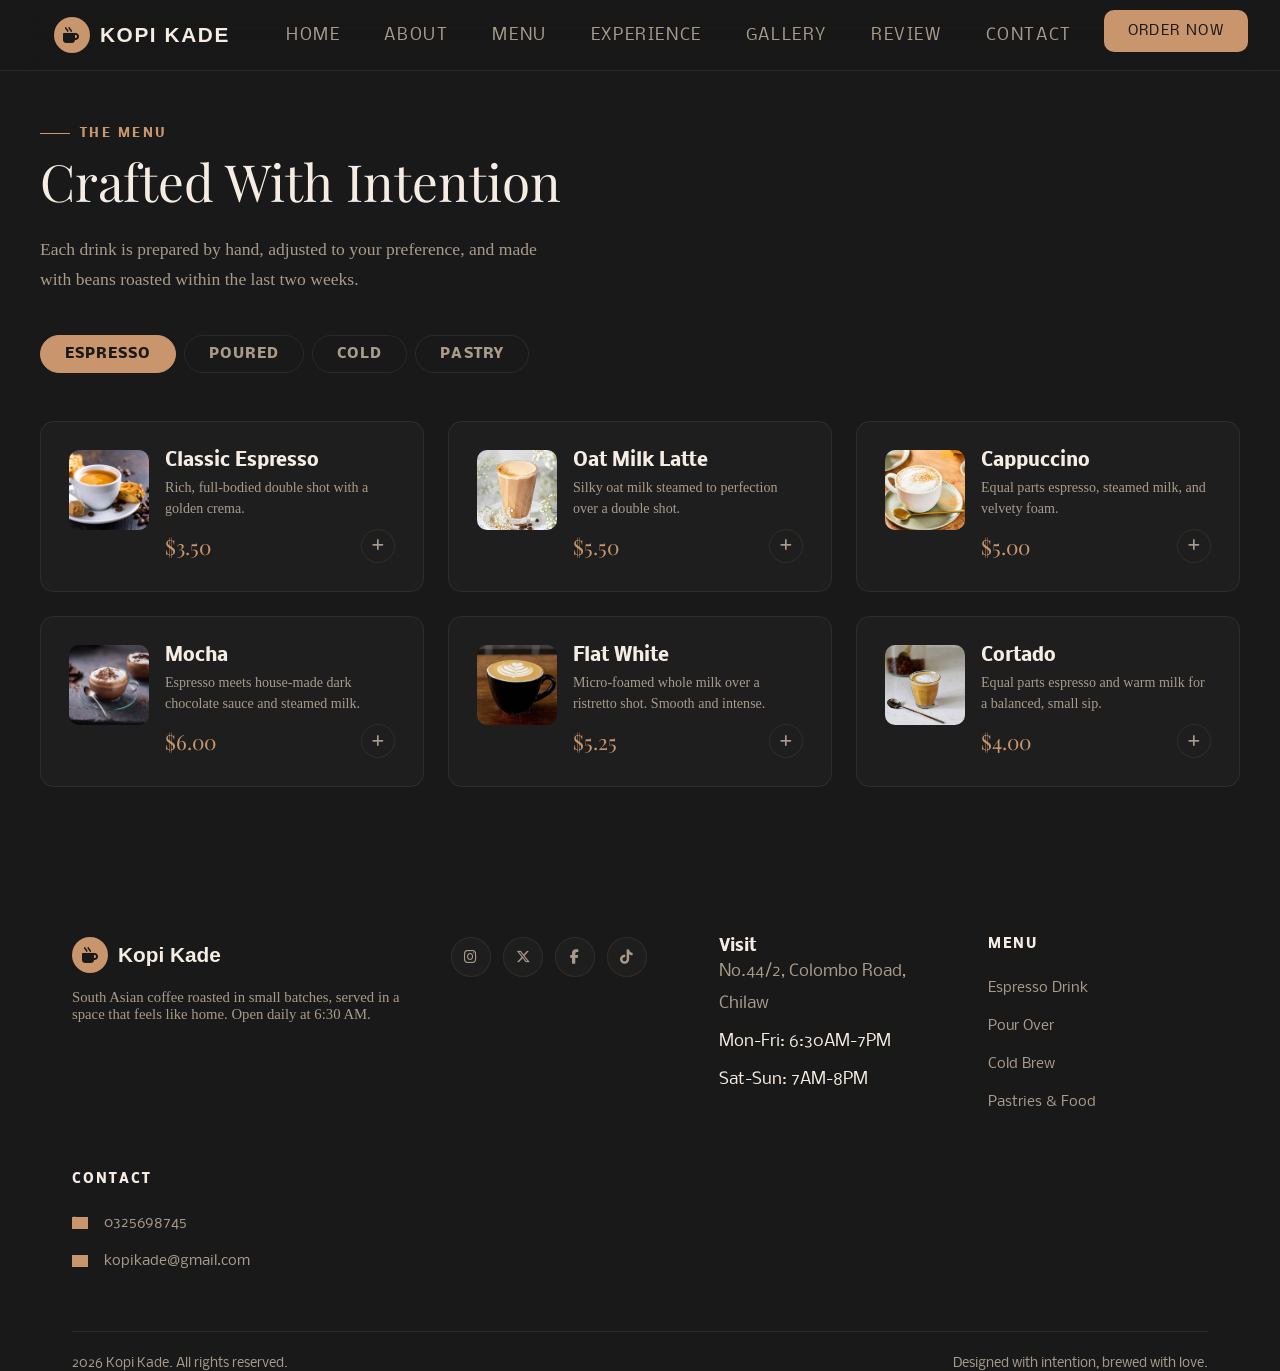
<file: menu.html>
<!DOCTYPE html>
<html lang="en">
    <head>
        <meta charset="UTF-8">
        <meta name="viewport" content="width=device-width, initial-scale=1.0">
        <title>Kopi Kade</title>
        <link rel="stylesheet" href="https://cdnjs.cloudflare.com/ajax/libs/font-awesome/6.5.0/css/all.min.css">
        <link rel="stylesheet" href="style.css">
        <script src="main.js" defer></script>
    </head>

    <body>
        <div class="glow-cursor" id="glowCursor"></div>

        <nav id="navbar">
            <div class="nav-in">
                <a href="index.html" class="logo">
                    <div class="logo-icon"><i class="fa-solid fa-mug-hot"></i></div>
                    <div class="logo-text">Kopi Kade</div>
                </a>

                <ul id="navMenu">
                    <li><a href="index.html">Home</a></li>
                    <li><a href="about.html">About</a></li>
                    <li><a href="menu.html" class="active">Menu</a></li>
                    <li><a href="experience.html">Experience</a></li>
                    <li><a href="gallery.html">Gallery</a></li>
                    <li><a href="review.html">Review</a></li>
                    <li><a href="contact.html">Contact</a></li>
                    <li><a href="menu.html" class="nav-cta">Order Now</a></li>
                </ul>

                <button class="menu-toggle" id="menuToggle" aria-label="Toggle menu">
                    <i class="fa-solid fa-bars"></i>
                </button>
            </div>
        </nav>

        <section class="menu-section" id="menu">
            <div class="section-in">
                <div class="reveal">
                    <div class="section-label">The Menu</div>
                    <h2 class="section-title">Crafted With Intention</h2>
                    <p class="section-para">Each drink is prepared by hand, adjusted to your preference, and made with beans roasted within the last two weeks.</p>
                </div>
                <div class="menu-tabs" id="menuTabs">
                    <button class="menu-tab active" data-category="espresso">Espresso</button>
                    <button class="menu-tab" data-category="poured">Poured</button>
                    <button class="menu-tab" data-category="cold">Cold</button>
                    <button class="menu-tab" data-category="pastry">Pastry</button>
                </div>
                <div class="menu-grid" id="menuGrid">
                    <!-- Menu items rendered by JavaScript -->
                </div>
            </div>
        </section>

        <footer>
            <div class="footer-in">
                <div class="footer-grid">
                    <div class="footer-brand">
                        <a href="#" class="logo">
                            <div class="logo-icon"><i class="fa-solid fa-mug-hot"></i></div>
                            <div class="logo-text">Kopi Kade</div>
                        </a>
                        <p>South Asian coffee roasted in small batches, served in a space that feels like home. Open daily at 6:30 AM.</p>
                    </div>
                    <div class="footer-social">
                        <a href="#" aria-label="Instagram"><i class="fa-brands fa-instagram"></i></a>
                        <a href="#" aria-label="Twitter"><i class="fa-brands fa-x-twitter"></i></a>
                        <a href="#" aria-label="Facebook"><i class="fa-brands fa-facebook-f"></i></a>
                        <a href="#" aria-label="TikTok"><i class="fa-brands fa-tiktok"></i></a>
                    </div>
                    
                    <div class="footer-visit">
                        <h4>Visit</h4>
                        <ul>
                            <li><a href="https://www.google.com/maps/place/Chilaw/@7.5719677,79.7997309,14z/data" target="_blank">No.44/2, Colombo Road, Chilaw</a></li>
                            <li>Mon-Fri: 6:30AM-7PM</li>
                            <li>Sat-Sun: 7AM-8PM</li>
                        </ul>
                    </div>
                    <div class="footer-col">
                        <h4>Menu</h4>
                        <ul>
                            <li><a href="menu.html">Espresso Drink</a></li>
                            <li><a href="menu.html">Pour Over</a></li>
                            <li><a href="menu.html">Cold Brew</a></li>
                            <li><a href="menu.html">Pastries & Food</a></li>
                        </ul>
                    </div>
                    <div class="footer-col">
                        <h4>Contact</h4>
                        <ul>
                            <li>
                                <a href="tel:0325698745">
                                    <i class="fa-solid fa-phone" style="width:16px; margin-right:8px; color:var(--accent);"></i>
                                    0325698745
                                </a>
                            </li>
                            <li>
                                <a href="mailto:kopikade@gmail.com">
                                    <i class="fa-solid fa-envelope" style="width:16px; margin-right:8px; color:var(--accent);"></i>
                                    kopikade@gmail.com
                                </a>
                            </li>
                        </ul>
                    </div>
                </div>
                <div class="footer-bottom">
                    <span>2026 Kopi Kade. All rights reserved.</span>
                    <span>Designed with intention, brewed with love.</span>
                </div>
            </div>
        </footer>

        
        <div class="cta-toast" id="toast">
            <i class="fa-solid fa-check-circle"></i>
            <span id="toastMsg">Added to your order</span>
        </div>

    </body>
</html>
</file>
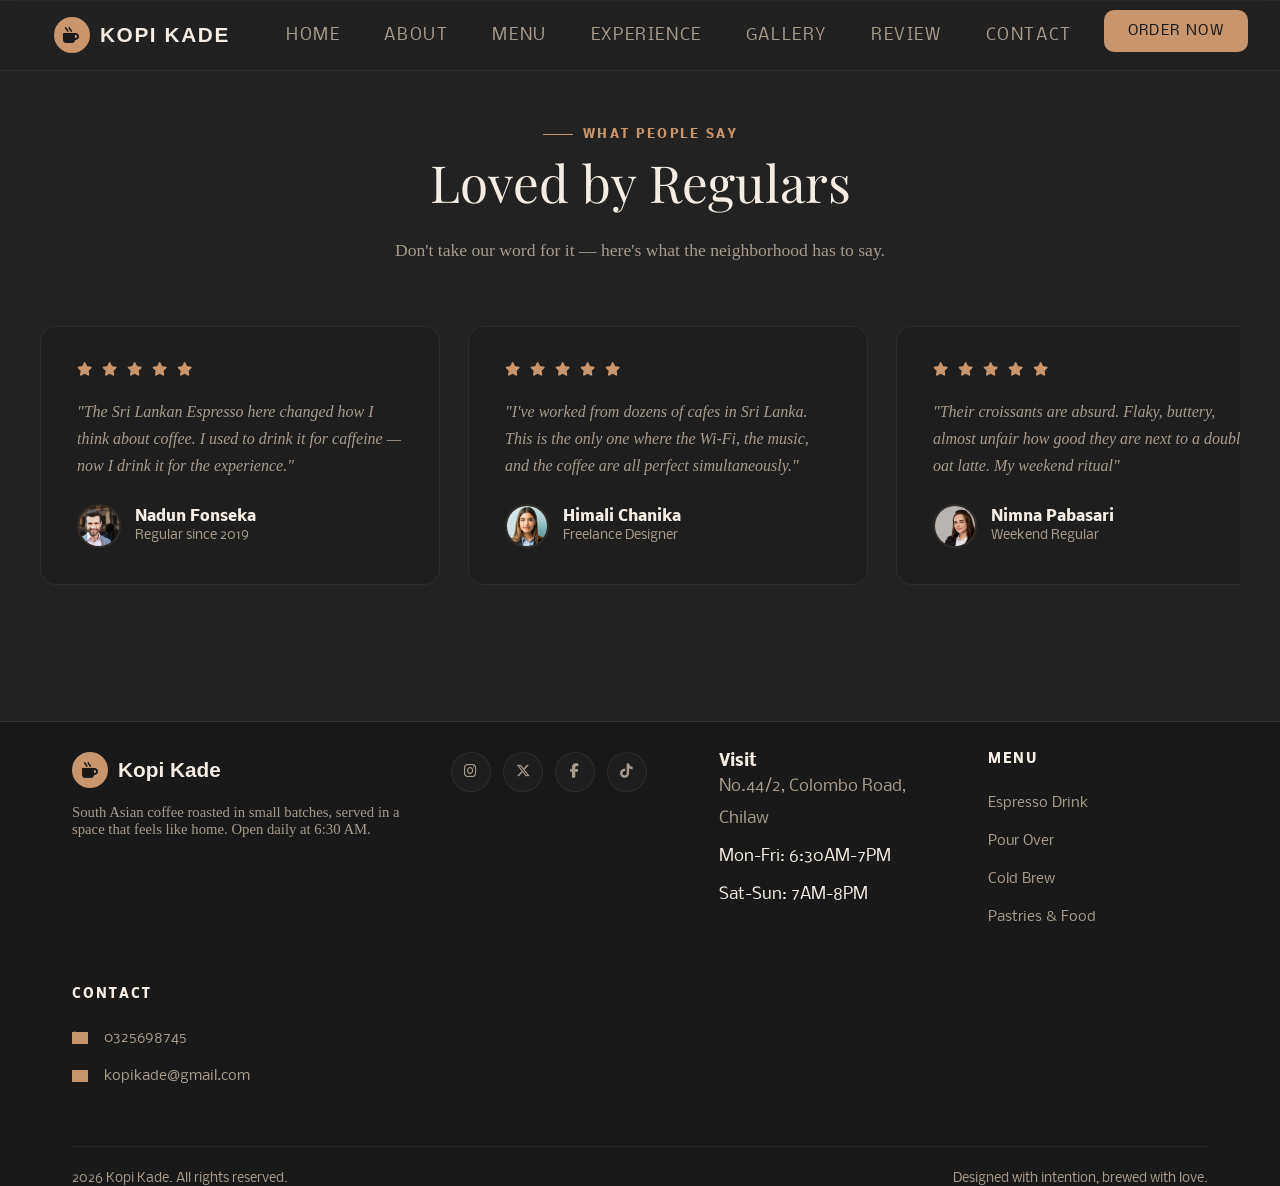
<file: review.html>
<!DOCTYPE html>
<html lang="en">
    <head>
        <meta charset="UTF-8">
        <meta name="viewport" content="width=device-width, initial-scale=1.0">
        <title>Kopi Kade</title>
        <link rel="stylesheet" href="https://cdnjs.cloudflare.com/ajax/libs/font-awesome/6.5.0/css/all.min.css">
        <link rel="stylesheet" href="style.css">
        <script src="main.js" defer></script>
    </head>

    <body>
        <div class="glow-cursor" id="glowCursor"></div>

        <nav id="navbar">
            <div class="nav-in">
                <a href="index.html" class="logo">
                    <div class="logo-icon"><i class="fa-solid fa-mug-hot"></i></div>
                    <div class="logo-text">Kopi Kade</div>
                </a>

                <ul id="navMenu">
                    <li><a href="index.html">Home</a></li>
                    <li><a href="about.html">About</a></li>
                    <li><a href="menu.html">Menu</a></li>
                    <li><a href="experience.html">Experience</a></li>
                    <li><a href="gallery.html">Gallery</a></li>
                    <li><a href="review.html" class="active">Review</a></li>
                    <li><a href="contact.html">Contact</a></li>
                    <li><a href="menu.html" class="nav-cta">Order Now</a></li>
                </ul>

                <button class="menu-toggle" id="menuToggle" aria-label="Toggle menu">
                    <i class="fa-solid fa-bars"></i>
                </button>
            </div>
        </nav>

        <section class="testimonials" id="testimonials">
            <div class="section-in">
                <div class="testimonials-header reveal" style="justify-content:center;">
                    <div class="section-label" style="justify-content:center">What People Say</div>
                    <h2 class="section-title">Loved by Regulars</h2>
                    <p class="section-para" style="margin: 0 auto;">Don't take our word for it — here's what the neighborhood has to say.</p>
                </div>
                <div class="testimonials-track">
                    <div class="testimonial-card">
                        <div class="testimonial-stars">
                            <i class="fa-solid fa-star"></i>
                            <i class="fa-solid fa-star"></i>
                            <i class="fa-solid fa-star"></i>
                            <i class="fa-solid fa-star"></i>
                            <i class="fa-solid fa-star"></i>
                        </div>
                        <blockquote>"The Sri Lankan Espresso here changed how I think about coffee. I used to drink it for caffeine — now I drink it for the experience."</blockquote>
                        <div class="testimonial-author">
                            <img src="images/nadun.webp" class="testimonial-img" alt="Nadun Fonseka">
                            <div><strong>Nadun Fonseka</strong><span>Regular since 2019</span></div>
                        </div>
                    </div>
                    <div class="testimonial-card">
                        <div class="testimonial-stars">
                            <i class="fa-solid fa-star"></i>
                            <i class="fa-solid fa-star"></i>
                            <i class="fa-solid fa-star"></i>
                            <i class="fa-solid fa-star"></i>
                            <i class="fa-solid fa-star"></i>
                        </div>
                        <blockquote>"I've worked from dozens of cafes in Sri Lanka. This is the only one where the Wi-Fi, the music, and the coffee are all perfect simultaneously."</blockquote>
                        <div class="testimonial-author">
                            <img src="images/himali.webp" class="testimonial-img" alt="Himali Chanika">
                            <div><strong>Himali Chanika</strong><span>Freelance Designer</span></div>
                        </div>
                    </div>
                    <div class="testimonial-card">
                        <div class="testimonial-stars">
                            <i class="fa-solid fa-star"></i>
                            <i class="fa-solid fa-star"></i>
                            <i class="fa-solid fa-star"></i>
                            <i class="fa-solid fa-star"></i>
                            <i class="fa-solid fa-star"></i>
                        </div>
                        <blockquote>"Their croissants are absurd. Flaky, buttery, almost unfair how good they are next to a double oat latte. My weekend ritual"</blockquote>
                        <div class="testimonial-author">
                            <img src="images/nimna.webp" class="testimonial-img" alt="Nimna Pabasari">
                            <div><strong>Nimna Pabasari</strong><span>Weekend Regular</span></div>
                        </div>
                    </div>
                    <div class="testimonial-card">
                        <div class="testimonial-stars">
                            <i class="fa-solid fa-star"></i>
                            <i class="fa-solid fa-star"></i>
                            <i class="fa-solid fa-star"></i>
                            <i class="fa-solid fa-star"></i>
                            <i class="fa-solid fa-star"></i>
                        </div>
                        <blockquote>"Took the home-brewing class and now my morning pour-over rivals what I get here. Almost. The atmosphere still wins."</blockquote>
                        <div class="testimonial-author">
                            <img src="images/roshan.webp" class="testimonial-img" alt="Roshan Pinto">
                            <div><strong>Roshan Pinto</strong><span>Class Attendeer</span></div>
                        </div>
                    </div>
                    <div class="testimonial-card">
                        <div class="testimonial-stars">
                            <i class="fa-solid fa-star"></i>
                            <i class="fa-solid fa-star"></i>
                            <i class="fa-solid fa-star"></i>
                            <i class="fa-solid fa-star"></i>
                            <i class="fa-solid fa-star"></i>
                        </div>
                        <blockquote>"Brought my out-of-town parents here. My dad — a black-coffee-only man for 40 years — ordered a second cup. That says everything."</blockquote>
                        <div class="testimonial-author">
                            <img src="images/marina.webp" class="testimonial-img" alt="Marina D.">
                            <div><strong>Marina D.</strong><span>Neighborhood Local</span></div>
                        </div>
                    </div>
                </div>
            </div>
        </section>

        <footer>
            <div class="footer-in">
                <div class="footer-grid">
                    <div class="footer-brand">
                        <a href="#" class="logo">
                            <div class="logo-icon"><i class="fa-solid fa-mug-hot"></i></div>
                            <div class="logo-text">Kopi Kade</div>
                        </a>
                        <p>South Asian coffee roasted in small batches, served in a space that feels like home. Open daily at 6:30 AM.</p>
                    </div>
                    <div class="footer-social">
                        <a href="#" aria-label="Instagram"><i class="fa-brands fa-instagram"></i></a>
                        <a href="#" aria-label="Twitter"><i class="fa-brands fa-x-twitter"></i></a>
                        <a href="#" aria-label="Facebook"><i class="fa-brands fa-facebook-f"></i></a>
                        <a href="#" aria-label="TikTok"><i class="fa-brands fa-tiktok"></i></a>
                    </div>
                    <div class="footer-visit">
                        <h4>Visit</h4>
                        <ul>
                            <li><a href="https://www.google.com/maps/place/Chilaw/@7.5719677,79.7997309,14z/data" target="_blank">No.44/2, Colombo Road, Chilaw</a></li>
                            <li>Mon-Fri: 6:30AM-7PM</li>
                            <li>Sat-Sun: 7AM-8PM</li>
                        </ul>
                    </div>
                    <div class="footer-col">
                        <h4>Menu</h4>
                        <ul>
                            <li><a href="menu.html">Espresso Drink</a></li>
                            <li><a href="menu.html">Pour Over</a></li>
                            <li><a href="menu.html">Cold Brew</a></li>
                            <li><a href="menu.html">Pastries & Food</a></li>
                        </ul>
                    </div>
                    <div class="footer-col">
                        <h4>Contact</h4>
                        <ul>
                            <li>
                                <a href="tel:0325698745">
                                    <i class="fa-solid fa-phone" style="width:16px; margin-right:8px; color:var(--accent);"></i>
                                    0325698745
                                </a>
                            </li>
                            <li>
                                <a href="mailto:kopikade@gmail.com">
                                    <i class="fa-solid fa-envelope" style="width:16px; margin-right:8px; color:var(--accent);"></i>
                                    kopikade@gmail.com
                                </a>
                            </li>
                        </ul>
                    </div>
                </div>
                <div class="footer-bottom">
                    <span>2026 Kopi Kade. All rights reserved.</span>
                    <span>Designed with intention, brewed with love.</span>
                </div>
            </div>
        </footer>
    </body>
</html>
</file>
<file: style.css>
@import url('https://fonts.googleapis.com/css2?family=Nobile:wght@400;700&family=Playfair+Display:ital,wght@0,400;0,700;1,400&display=swap');

*,
*::before,
*::after {
    box-sizing: border-box;
    margin: 0;
    padding: 0;
}

:root {
    --bg: #191919;
    --bg-elevated: #222222;
    --fg: #F5EDE3;
    --fg-muted: #A89B8C;
    --accent: #C8956C;
    --accent-dark: #A0714E;
    --accent-glow: rgba(200, 149, 108, 0.15);
    --card: #1E1E1E;
    --border: rgba(200, 149, 108, 0.12);
}

html {
    scroll-behavior: smooth;
}

body {
    background: var(--bg);
    font-family: 'Nobile', 'sans-serif';
    color: var(--fg);
    overflow-x: hidden;
    min-height: 100vh;
}

body::before {
    content: '';
    position: fixed;
    inset: 0;
    pointer-events: none;
    background-image: url('data:image/svg+xml,%3Csvg viewBox="0 0 256 256" xmlns="http://w3.org"%3E%3Cfilter id="noise"%3E%3CfeTurbulence type="fractalNoise" baseFrequency="0.9" numOctaves="4" stitchTiles="stitch"/%3E%3C/filter%3E%3Crect width="100%25" height="100%25" filter="url(%23noise)" opacity="0.03"/%3E%3C/svg%3E');
    z-index: 9999;
}

/* ---- Images ---- */
img {
    max-width: 100%;
    height: auto;
    display: block;
}

/* ---- Navigation ---- */
nav {
    position: fixed;
    top: 0;
    left: 0;
    right: 0;
    z-index: 1000;
    background: rgba(25, 25, 25, 0.05);
    backdrop-filter: blur(20px);
    -webkit-backdrop-filter: blur(20px);
    border-bottom: 1px solid var(--border);
    transition: background 0.4s, box-shadow 0.4s;
}

nav.scrolled {
    background: rgba(25, 25, 25, 0.95);
    box-shadow: 0 4px 30px rgba(0, 0, 0, 0.4);
}

.nav-in {
    max-width: 1280px;
    margin: 0 auto;
    display: flex;
    justify-content: space-between;
    align-items: center;
    padding: 0 2em;
    height: 70px;
}

.logo {
    display: flex;
    align-items: center;
    gap: 10px;
    text-decoration: none;
    color: var(--fg);
}

.logo-icon {
    width: 36px;
    height: 36px;
    background: var(--accent);
    border-radius: 50%;
    display: flex;
    align-items: center;
    justify-content: center;
    font-size: 16px;
    color: var(--bg);
    transition: transform 0.3s;
}

.logo:hover .logo-icon {
    transform: rotate(20deg) scale(1.1);
}

.logo-text {
    font-family: 'Gill Sans', 'Gill Sans MT', Calibri, 'Trebuchet MS', sans-serif;
    font-size: 1.3em;
    font-weight: 700;
}

.menu-toggle {
    display: none;
    background: none;
    border: none;
    color: var(--fg);
    cursor: pointer;
    padding: 10px;
}

nav ul {
    list-style: none;
    display: flex;
    align-items: center;
    gap: 0;
    position: static;
    background: transparent;
    flex-direction: row;
    padding: 0;
    border-bottom: none;
    box-shadow: none;
}

nav li {
    height: 70px;
}

nav a {
    height: 100%;
    padding: 0 22px;
    color: var(--fg-muted);
    text-transform: uppercase;
    letter-spacing: 0.1em;
    position: relative;
    text-decoration: none;
    display: inline-flex;
    align-items: center;
    border-bottom: none !important;
}

nav a::after {
    content: '';
    position: absolute;
    bottom: 0;
    left: 50%;
    transform: translateX(-50%) scaleX(0);
    width: 60%;
    height: 2px;
    background: var(--accent);
    transition: transform 0.3s;
}

nav a:hover {
    color: var(--fg);
    background: var(--accent-glow);
}

nav a:hover::after {
    transform: translateX(-50%) scaleX(1.5);
}

.nav-cta {
    margin-top: 10px;
    margin-left: 10px;
    height: 42px !important;
    padding: 12px 24px !important;
    background: var(--accent) !important;
    color: var(--bg) !important;
    border-radius: 10px;
    font-size: 0.85em !important;
    transition: background 0.3s, transform 0.2s !important;
}

.nav-cta::after {
    display: none !important;
}

.nav-cta:hover {
    background: var(--accent-dark) !important;
    transform: translateY(-1px);
}

/* ===== HAMBURGER MENU ===== */
@media (max-width: 1200px) {
    .menu-toggle {
        display: block !important;
        background: none;
        border: none;
        color: var(--fg);
        font-size: 1.8em;
        cursor: pointer;
        padding: 10px;
        z-index: 1001;
    }

    nav ul {
        display: none !important;
        position: absolute !important;
        top: 70px !important;
        left: 0 !important;
        right: 0 !important;
        background: rgba(25, 25, 25, 0.98) !important;
        flex-direction: column !important;
        padding: 16px 0 !important;
        border-bottom: 1px solid var(--border) !important;
    }

    nav ul.open {
        display: flex !important;
    }

    nav li {
        height: auto !important;
    }

    nav a {
        padding: 14px 2em !important;
        height: auto !important;
        display: block !important;
        border-bottom: 1px solid var(--border) !important;
        border-radius: 0 !important;
    }

    nav a::after {
        display: none !important;
    }

    nav a:not(.nav-cta):hover {
        background: var(--accent-glow) !important;
        padding-left: 2.5em !important;
        color: var(--fg) !important;
    }

    .nav-cta {
        margin: 0 !important;
        width: 100% !important;
        background: transparent !important;
        color: var(--fg) !important;
        border-radius: 0 !important;
        font-size: 0.9em !important;
        text-transform: uppercase;
        letter-spacing: 0.1em;
        padding: 14px 2em !important;
        border-bottom: 1px solid var(--border) !important;
        height: auto !important;
        display: block !important;
        text-align: left;
    }

    .nav-cta:hover {
        background: var(--accent-glow) !important;
        padding-left: 2.5em !important;
        color: var(--fg) !important;
        transform: none !important;
    }

    .nav-cta::after {
        display: none !important;
    }

    .nav-in {
        height: 70px;
    }
}

/* Hide hamburger on large screens (desktop) */
@media (min-width: 1201px) {
    .menu-toggle {
        display: none !important;
    }
}

/* ---- Tablet Layout Adjustments ---- */
@media (max-width: 1024px) {
    .features-grid {
        grid-template-columns: repeat(2, 1fr);
    }

    .gallery-grid {
        grid-template-columns: repeat(2, 1fr);
        grid-template-rows: 240px 240px 240px;
    }

    .gallery-item:nth-child(1) {
        grid-column: span 2;
    }

    .gallery-item:nth-child(4) {
        grid-column: span 1;
    }

    .footer-grid {
        grid-template-columns: 1fr 1fr;
    }

    .contact-card {
        grid-template-columns: repeat(2, 1fr);
    }

    .contact-grid {
        grid-template-columns: 1fr;
        gap: 40px;
    }
}

/* ---- Hero ---- */
.hero {
    min-height: 100vh;
    display: flex;
    position: relative;
    overflow: hidden;
    padding: 100px 2em 2em;
}

.hero-bg {
    position: absolute;
    top: 0;
    left: 0;
    width: 100%;
    height: 100%;
    z-index: 0;
}

.hero-bg .blob {
    position: absolute;
    border-radius: 50%;
    filter: blur(120px);
    opacity: 0.4;
    animation: blobfloat 12s ease-in-out infinite alternate;
}

.hero-bg .blob-1 {
    width: 500px;
    height: 500px;
    background: radial-gradient(circle, #8B4513, transparent 70%);
    top: -10%;
    right: -5%;
}

.hero-bg .blob-2 {
    width: 400px;
    height: 400px;
    background: radial-gradient(circle, #C8956C, transparent 70%);
    bottom: -15%;
    left: -5%;
    animation-delay: -4s;
}

.hero-bg .blob-3 {
    width: 300px;
    height: 300px;
    background: radial-gradient(circle, #654321, transparent 70%);
    top: 40%;
    left: 30%;
    animation-delay: -8s;
    opacity: 0.2;
}

@keyframes blobfloat {
    0% { transform: translate(0, 0) scale(1); }
    33% { transform: translate(30px, -20px) scale(1.05); }
    66% { transform: translate(-20px, 15px) scale(0.95); }
    100% { transform: translate(10px, -10px) scale(1.02); }
}

.hero-deco {
    position: absolute;
    width: 100%;
    height: 100%;
    top: 0;
    left: 0;
    background-image: url(images/bean.svg);
    z-index: 1;
    pointer-events: none;
    overflow: hidden;
}

.bean {
    position: absolute;
    bottom: -50px;
    opacity: 0.6;
    animation: floatUp linear infinite;
}

@keyframes floatUp {
    0% { transform: translate(0) rotate(0deg); opacity: 0; }
    10% { opacity: 0.6; }
    90% { opacity: 0.6; }
    100% { transform: translateY(-105vh) rotate(360deg); opacity: 0; }
}

.hero-content {
    position: relative;
    z-index: 2;
    text-align: center;
    max-width: 800px;
    margin: 0 auto;
}

.hero-badge {
    display: inline-flex;
    align-items: center;
    gap: 8px;
    background: var(--accent-dark);
    border: 1px solid var(--border);
    padding: 8px 20px;
    font-size: 0.8em;
    text-transform: uppercase;
    letter-spacing: 0.15em;
    color: var(--accent);
    margin-bottom: 2em;
    animation: fadeup 0.8s ease-out both;
}

.hero-badge i {
    font-size: 0.7em;
}
.hero-badge h5{
    color: #191919;
}

.hero h1 {
    font-family: 'Playfair Display', serif;
    font-size: clamp(2.8em, 7vw, 5.5em);
    font-weight: 400;
    line-height: 0.95em;
    margin-bottom: 0.4em;
    animation: fadeup 0.8s 0.15s ease-out both;
}

.hero h1 em {
    font-style: italic;
    color: var(--accent);
}

.hero-para {
    font-family: Georgia, 'Times New Roman', Times, serif;
    font-size: clamp(1em, 2vw, 1.25em);
    color: var(--fg-muted);
    line-height: 1.7em;
    max-width: 550px;
    margin: 0 auto 2.5em;
    animation: fadeup 0.8s 0.3s ease-out both;
}

.hero-buttons {
    display: flex;
    gap: 16px;
    justify-content: center;
    flex-wrap: wrap;
    animation: fadeup 0.8s 0.45s ease-out both;
}

@keyframes fadeup {
    from { opacity: 0; transform: translateY(30px); }
    to { opacity: 1; transform: translateY(0); }
}

/* ---- Buttons ---- */
.btn {
    display: inline-flex;
    align-items: center;
    gap: 10px;
    padding: 16px 36px;
    border-radius: 8px;
    font-family: 'Nobile', sans-serif;
    font-size: 0.95em;
    font-weight: 700;
    text-transform: uppercase;
    letter-spacing: 0.08em;
    text-decoration: none;
    cursor: pointer;
    border: none;
    transition: all 0.3s;
    position: relative;
    overflow: hidden;
}

.button1 {
    background: var(--accent);
    color: var(--bg);
}

.button1:hover {
    background: var(--accent-dark);
    transform: translateY(-2px);
    box-shadow: 0 8px 30px rgba(200, 149, 108, 0.3);
}

.btn-outline {
    background: transparent;
    color: var(--fg);
    border: 1.5px solid var(--border);
}

.btn-outline:hover {
    border-color: var(--accent);
    color: var(--fg);
    transform: translateY(-2px);
}

.btn-primary {
    background: var(--accent);
    color: var(--bg);
}

.btn-primary:hover {
    background: var(--accent-dark);
    transform: translateY(-2px);
}

/* ---- Sections ---- */
section {
    padding: 120px 2em;
    position: relative;
}

.section-in {
    max-width: 1200px;
    margin: 0 auto;
}

.section-label {
    display: inline-flex;
    align-items: center;
    gap: 10px;
    font-size: 0.78em;
    text-transform: uppercase;
    letter-spacing: 0.2em;
    color: var(--accent);
    margin-bottom: 1em;
    font-weight: 700;
}

.section-label::before {
    content: '';
    width: 30px;
    height: 1.5px;
    background: var(--accent);
}

.section-title {
    font-family: 'Playfair Display', serif;
    font-size: clamp(2em, 4vw, 3.2em);
    font-weight: 400;
    line-height: 1.1em;
    margin-bottom: 0.5em;
}

.section-para {
    font-family: Georgia, 'Times New Roman', Times, serif;
    color: var(--fg-muted);
    font-size: 1.1em;
    line-height: 1.7em;
    max-width: 500px;
}

.section-para-contact {
    text-align: center;
    margin: 0 auto;
    max-width: 550px;
    font-family: Georgia, 'Times New Roman', Times, serif;
    color: var(--fg-muted);
    font-size: 1.1em;
    line-height: 1.7em;
}

.section-desc {
    max-width: 600px;
    font-family: Georgia, 'Times New Roman', Times, serif;
    color: var(--fg-muted);
    font-size: 1.1em;
    line-height: 1.7em;
    text-align: center;
}

/* ---- About ---- */
.about {
    background: var(--bg-elevated);
    border-top: 1px solid var(--border);
    border-bottom: 1px solid var(--border);
}

/* DESKTOP: Side by side (image left, text right) */
.about-grid {
    display: grid;
    grid-template-columns: 1fr 1fr;
    gap: 80px;
    align-items: center;
    margin-top: 60px;
}

.about-img {
    position: relative;
    border-radius: 16px;
    overflow: hidden;
    aspect-ratio: 4/5;
}

.about-img img {
    width: 100%;
    height: 100%;
    object-fit: cover;
    transition: transform 0.6s;
}

.about-img:hover img {
    transform: scale(1.05);
}

.about-img .card {
    position: absolute;
    bottom: 24px;
    left: 24px;
    right: 24px;
    background: rgba(25, 25, 25, 0.85);
    backdrop-filter: blur(16px);
    border: 1px solid var(--border);
    border-radius: 12px;
    padding: 20px 24px;
    display: flex;
    align-items: center;
    gap: 16px;
}

.about-text .stat {
    display: flex;
    gap: 40px;
    margin-top: 40px;
    padding-top: 40px;
    border-top: 1px solid var(--border);
}

.stat-item strong {
    display: block;
    font-family: 'Playfair Display', sans-serif;
    font-size: 2.4em;
    color: var(--accent);
    line-height: 1;
}

.stat-item span {
    font-size: 0.85em;
    color: var(--fg-muted);
    text-transform: uppercase;
    letter-spacing: 0.1em;
}

/* ---- Menu ---- */
.menu-tabs {
    display: flex;
    gap: 8px;
    margin-top: 40px;
    margin-bottom: 48px;
    flex-wrap: wrap;
}

.menu-tab {
    padding: 10px 24px;
    border-radius: 50px;
    border: 1px solid var(--border);
    background: transparent;
    color: var(--fg-muted);
    font-family: 'Nobile', sans-serif;
    font-size: 0.88em;
    font-weight: 700;
    cursor: pointer;
    transition: all 0.3s;
    text-transform: uppercase;
    letter-spacing: 0.08em;
}

.menu-tab:hover {
    border-color: var(--accent);
    color: var(--accent);
}

.menu-tab.active {
    background: var(--accent);
    color: var(--bg);
    border-color: var(--accent);
}

.menu-grid {
    display: grid;
    grid-template-columns: repeat(auto-fill, minmax(340px, 1fr));
    gap: 24px;
}

.menu-card {
    background: var(--card);
    border: 1px solid var(--border);
    border-radius: 14px;
    padding: 28px;
    display: flex;
    gap: 16px;
    transition: all 0.35s;
    position: relative;
    overflow: hidden;
}

.menu-card::before {
    content: '';
    position: absolute;
    top: 0;
    left: 0;
    width: 3px;
    height: 100%;
    background: var(--accent);
    transform: scaleY(0);
    transform-origin: bottom;
    transition: transform 0.35s;
}

.menu-card:hover {
    border-color: rgba(200, 149, 108, 0.3);
    transform: translateY(-3px);
    box-shadow: 0 12px 40px rgba(0, 0, 0, 0.3);
}

.menu-card:hover::before {
    transform: scaleY(1);
}

.menu-card-img {
    width: 80px;
    height: 80px;
    border-radius: 10px;
    overflow: hidden;
    flex-shrink: 0;
}

.menu-card-img img {
    width: 100%;
    height: 100%;
    object-fit: cover;
    transition: transform 0.4s;
}

.menu-card:hover .menu-card-img img {
    transform: scale(1.1);
}

.menu-card-info {
    flex: 1;
    min-width: 0;
}

.menu-card-info h3 {
    font-size: 1.15em;
    font-weight: 700;
    margin-bottom: 6px;
}

.menu-card-info p {
    font-family: Georgia, 'Times New Roman', Times, serif;
    color: var(--fg-muted);
    font-size: 0.88em;
    line-height: 1.5em;
    margin-bottom: 10px;
}

.menu-card-footer {
    display: flex;
    justify-content: space-between;
    align-items: center;
}

.menu-price {
    font-family: 'Playfair Display', sans-serif;
    font-size: 1.3em;
    color: var(--accent);
}

.menu-add {
    width: 34px;
    height: 34px;
    border-radius: 50%;
    border: 1px solid var(--border);
    background: transparent;
    color: var(--fg-muted);
    cursor: pointer;
    display: flex;
    align-items: center;
    justify-content: center;
    font-size: 0.85em;
    transition: all 0.3s;
}

.menu-add:hover {
    background: var(--accent);
    border-color: var(--accent);
    color: var(--bg);
    animation: popIn 0.3s ease-out;
}

.menu-add.added {
    background: var(--accent);
    border-color: var(--accent);
    color: var(--bg);
    animation: popIn 0.3s ease-out;
}

@keyframes popIn {
    0% { transform: scale(0.6); }
    60% { transform: scale(1.2); }
    100% { transform: scale(1); }
}

/* ---- Features ---- */
.features-header {
    text-align: center;
    margin-bottom: 70px;
}

.features-header .section-desc {
    margin: 0 auto;
}

.features-grid {
    display: grid;
    grid-template-columns: repeat(3, 1fr);
    gap: 32px;
}

.features-card {
    background: var(--card);
    border: 1px solid var(--border);
    border-radius: 16px;
    padding: 40px 32px;
    text-align: center;
    transition: all 0.4s;
    position: relative;
}

.features-card::after {
    content: '';
    position: absolute;
    inset: -1px;
    border-radius: 16px;
    background: linear-gradient(135deg, rgba(200, 149, 108, 0.15), transparent 50%);
    opacity: 0;
    transition: opacity 0.4s;
    z-index: 0;
}

.features-card:hover::after {
    opacity: 1;
}

.features-card:hover {
    transform: translateY(-6px);
    box-shadow: 0 20px 60px rgba(0, 0, 0, 0.3);
}

.feature-icon {
    width: 70px;
    height: 70px;
    margin: 0 auto 24px;
    background: var(--accent-glow);
    border-radius: 16px;
    display: flex;
    align-items: center;
    justify-content: center;
    font-size: 1.6em;
    color: var(--accent);
    transition: all 0.4s;
}

.features-card:hover .feature-icon {
    background: var(--accent);
    color: var(--bg);
    transform: rotate(-5deg) scale(1.05);
}

.features-card h3 {
    font-size: 1.25em;
    font-weight: 700;
    margin-bottom: 12px;
}

.features-card p {
    font-family: Georgia, 'Times New Roman', Times, serif;
    color: var(--fg-muted);
    font-size: 0.92em;
    line-height: 1.6em;
}

/* ---- Gallery ---- */
.gallery-grid {
    display: grid;
    grid-template-columns: repeat(4, 1fr);
    gap: 16px;
    margin-top: 60px;
}

.gallery-item {
    border-radius: 14px;
    overflow: hidden;
    position: relative;
    cursor: pointer;
}

.gallery-item img {
    width: 100%;
    height: 100%;
    object-fit: cover;
    transition: transform 0.6s;
}

.gallery-item:hover img {
    transform: scale(1.08);
}

.gallery-item::after {
    content: '';
    position: absolute;
    inset: 0;
    background: linear-gradient(to top, rgba(25, 25, 25, 0.6), transparent 50%);
    pointer-events: none;
}

.gallery-item:nth-child(1) {
    grid-column: span 3;
}

.gallery-item:nth-child(4) {
    grid-column: span 2;
}

/* ---- Testimonials ---- */
.testimonials {
    background: var(--bg-elevated);
    border-top: 1px solid var(--border);
    border-bottom: 1px solid var(--border);
}

.testimonials-header {
    text-align: center;
    margin-bottom: 60px;
}

.testimonials-header .section-para {
    margin: 0 auto;
}

.testimonials-track {
    display: flex;
    gap: 28px;
    overflow-x: auto;
    scroll-snap-type: x mandatory;
    padding-bottom: 16px;
    -webkit-overflow-scrolling: touch;
    scrollbar-width: none;
}

.testimonials-track::-webkit-scrollbar {
    display: none;
}

.testimonial-card {
    flex: 0 0 400px;
    scroll-snap-align: start;
    background: var(--card);
    border: 1px solid var(--border);
    border-radius: 16px;
    padding: 36px;
    transition: all 0.35s;
}

.testimonial-card:hover {
    transform: translateY(-4px);
    border-color: rgba(200, 149, 108, 0.25);
}

.testimonial-stars {
    color: var(--accent);
    margin-bottom: 20px;
    font-size: 0.85em;
    letter-spacing: 3px;
}

.testimonial-card blockquote {
    font-family: Georgia, 'Times New Roman', Times, serif;
    color: var(--fg-muted);
    font-size: 1em;
    line-height: 1.7em;
    margin-bottom: 24px;
    font-style: italic;
}

.testimonial-author {
    display: flex;
    align-items: center;
    gap: 14px;
}

.testimonial-img {
    width: 44px;
    height: 44px;
    border-radius: 50%;
    object-fit: cover;
    border: 2px solid var(--border);
}

.testimonial-author strong {
    display: block;
    font-size: 0.95em;
}

.testimonial-author span {
    font-size: 0.82em;
    color: var(--fg-muted);
}

/* ---- CTA/Toast ---- */
.cta-section {
    position: relative;
    text-align: center;
    overflow: hidden;
}

.cta-bg {
    position: absolute;
    inset: 0;
    background: radial-gradient(ellipse at center, rgba(200, 149, 108, 0.08), 0% transparent 70%);
    pointer-events: none;
}

.cta-form {
    display: flex;
    gap: 12px;
    position: relative;
    z-index: 1;
    max-width: 520px;
    margin: 0 auto;
}

.cta-form input {
    flex: 1;
    padding: 14px 20px;
    border-radius: 8px;
    border: 1px solid var(--border);
    background: var(--card);
    color: var(--fg);
    font-family: 'Nobile', sans-serif;
    font-size: 0.95em;
    outline: none;
    transition: border-color 0.3s;
}

.cta-form input::placeholder {
    color: var(--fg-muted);
}

.cta-form input:focus {
    border-color: var(--accent);
}

.cta-toast {
    position: fixed;
    bottom: 30px;
    right: 30px;
    background: var(--card);
    border: 1px solid var(--accent);
    color: var(--fg);
    padding: 16px 28px;
    border-radius: 12px;
    font-size: 0.92em;
    display: flex;
    align-items: center;
    gap: 10px;
    z-index: 10000;
    transform: translateY(120px);
    opacity: 0;
    transition: all 0.4s cubic-bezier(0.34, 1.56, 0.64, 1);
    box-shadow: 0 10px 40px rgba(0, 0, 0, 0.4);
}

.cta-toast.show {
    transform: translateY(0);
    opacity: 1;
}

.cta-toast i {
    color: var(--accent);
}

/* ---- Contact ---- */
.contact-info-section {
    padding: 60px 2em;
}

.contact-card {
    display: grid;
    grid-template-columns: repeat(4, 1fr);
    gap: 24px;
}

.contact-info-card {
    background: var(--card);
    border: 1px solid var(--border);
    border-radius: 16px;
    padding: 32px 24px;
    text-align: center;
    transition: all 0.35s;
}

.contact-info-card:hover {
    transform: translateY(-6px);
    box-shadow: 0 20px 60px rgba(0, 0, 0, 0.3);
    border-color: rgba(200, 149, 108, 0.25);
}

.contact-card-icon {
    width: 60px;
    height: 60px;
    margin: 0 auto 20px;
    background: var(--accent-glow);
    border: 1px solid var(--border);
    border-radius: 50%;
    display: flex;
    align-items: center;
    justify-content: center;
    font-size: 1.3em;
    color: var(--accent);
    transition: all 0.35s;
}

.contact-info-card:hover .contact-card-icon {
    background: var(--accent);
    color: var(--bg);
    transform: scale(1.1);
}

.contact-info-card h3 {
    font-size: 1.15em;
    font-weight: 700;
    margin-bottom: 8px;
}

.contact-card p {
    font-family: Georgia, 'Times New Roman', Times, serif;
    color: var(--fg-muted);
    margin-bottom: 16px;
    line-height: 1.6em;
}

.contact-card-link {
    color: var(--accent);
    text-decoration: none;
    font-size: 0.88em;
    font-weight: 700;
    display: inline-flex;
    align-items: center;
    gap: 6px;
    transition: all 0.3s;
}

.contact-card-link:hover {
    gap: 10px;
}

.contact-card-link i {
    font-size: 0.8em;
    transition: transform 0.3s;
}

.contact-card-link:hover i {
    transform: translateX(3px);
}

.contact-form-section {
    padding: 60px 2em 120px;
}

.contact-grid {
    display: grid;
    grid-template-columns: 1fr 1fr;
    gap: 60px;
    align-items: start;
}

.contact-form-wrap {
    padding-top: 20px;
}

.form-row {
    display: grid;
    grid-template-columns: 1fr 1fr;
    gap: 20px;
    margin-bottom: 20px;
}

.form-group {
    margin-bottom: 20px;
}

.form-group label {
    display: block;
    margin-bottom: 8px;
    font-size: 0.85em;
    font-weight: 700;
    text-transform: uppercase;
    letter-spacing: 0.08em;
    color: var(--fg-muted);
}

.form-group input,
.form-group textarea,
.form-group select {
    width: 100%;
    padding: 14px 18px;
    border-radius: 8px;
    border: 1px solid var(--border);
    background: var(--card);
    color: var(--fg);
    font-family: 'Nobile', sans-serif;
    font-size: 0.95em;
    outline: none;
    transition: border-color 0.3s, box-shadow 0.3s;
}

.form-group input::placeholder,
.form-group textarea::placeholder {
    color: rgba(168, 155, 140, 0.5);
}

.form-group input:focus,
.form-group textarea:focus,
.form-group select:focus {
    border-color: var(--accent);
    box-shadow: 0 0 3px rgba(200, 149, 108, 0.1);
}

.form-group select {
    appearance: none;
    background-position: right 16px center;
    background-repeat: no-repeat;
    cursor: pointer;
    background-size: 16px;
}

.form-group select option {
    background: var(--card);
    color: var(--fg);
}

.form-group textarea {
    resize: vertical;
    min-height: 140px;
}

.contact-map-wrap {
    padding-top: 20px;
}

.contact-map {
    width: 100%;
    height: 360px;
    border-radius: 16px;
    overflow: hidden;
    border: 1px solid var(--border);
}

.contact-map iframe {
    width: 100%;
    height: 100%;
    filter: grayscale(0.8) contrast(1.2) brightness(0.7);
    transition: filter 0.4s;
}

.contact-map iframe:hover {
    filter: grayscale(0) contrast(1) brightness(1);
}

.map-info {
    margin-top: 20px;
    display: flex;
    gap: 12px;
}

.map-info-item {
    display: flex;
    align-items: center;
    gap: 12px;
    font-size: 0.9em;
    color: var(--fg-muted);
}

.map-info-item i {
    color: var(--accent);
    width: 20px;
    text-align: center;
    flex-shrink: 0;
}

.contact-faq-section {
    padding: 0 2em 120px;
}

.faq-grid {
    display: grid;
    grid-template-columns: 1fr 1fr;
    gap: 20px;
}

.faq-item {
    background: var(--card);
    border: 1px solid var(--border);
    border-radius: 12px;
    overflow: hidden;
}

.faq-question {
    width: 100%;
    padding: 22px 24px;
    background: transparent;
    border: none;
    color: var(--fg);
    font-family: 'Nobile', sans-serif;
    font-size: 1em;
    font-weight: 700;
    text-align: left;
    cursor: pointer;
    display: flex;
    justify-content: space-between;
    align-items: center;
    gap: 16px;
    transition: color 0.3s;
}

.faq-question:hover {
    color: var(--accent);
}

.faq-question i {
    color: var(--accent);
    font-size: 0.8em;
    flex-shrink: 0;
    transition: transform 0.3s;
}

.faq-item.open .faq-question i {
    transform: rotate(45deg);
}

.faq-answer {
    max-height: 0;
    overflow: hidden;
    transition: max-height 0.4s ease-out;
}

.faq-answer p {
    padding: 0 24px 22px;
    font-family: Georgia, 'Times New Roman', Times, serif;
    color: var(--fg-muted);
    font-size: 0.92em;
    line-height: 1.7em;
}

.faq-item.open .faq-answer {
    max-height: 300px;
}

/* ---- Footer ---- */
.footer {
    border-top: 1px solid var(--border);
    padding: 80px 2em 30px !important;
}

.footer-in {
    max-width: 1200px;
    margin: 0 auto;
    padding: 0 2em;
}

.footer-grid {
    display: grid;
    grid-template-columns: 1.5fr 1fr 1fr 1fr;
    gap: 48px;
    margin-bottom: 48px;
    margin-top: 20px !important;
    padding-top: 10px !important;
}

.footer-brand .logo {
    margin-bottom: 16px;
}

.footer-brand p {
    font-family: Georgia, 'Times New Roman', Times, serif;
    color: var(--fg-muted);
    font-size: 0.92em;
    margin-bottom: 20px;
}

.footer-social {
    display: flex;
    gap: 12px;
}

.footer-social a {
    display: flex;
    align-items: center;
    justify-content: center;
    width: 40px;
    height: 40px;
    border-radius: 50%;
    background: var(--card);
    color: var(--fg-muted);
    text-decoration: none;
    font-size: 0.9em;
    transition: all 0.3s;
    border: 1px solid var(--border);
}

.footer-social a:hover {
    background: var(--accent);
    border-color: var(--accent);
    color: var(--bg);
}

.footer-col h4 {
    font-size: 0.82em;
    text-transform: uppercase;
    letter-spacing: 0.15em;
    color: var(--fg);
    font-weight: 700;
    margin-bottom: 20px;
}

.footer-col ul {
    list-style: none;
}

.footer-col li {
    margin-bottom: 12px;
}

.footer-col a {
    color: var(--fg-muted);
    text-decoration: none;
    font-size: 0.88em;
    transition: color 0.3s;
    display: inline-flex;
    align-items: center;
    gap: 8px;
}

.footer-col a:hover {
    color: var(--accent);
}

.footer-col a i {
    font-size: 0.85em;
    background: var(--accent);
    width: 16px;
    flex-shrink: 0;
}

.footer-bottom {
    border-top: 1px solid var(--border);
    padding-top: 24px;
    display: flex;
    justify-content: space-between;
    align-items: center;
    font-size: 0.82em;
    color: var(--fg-muted);
}

/* ---- Reveal ---- */
.reveal {
    opacity: 0;
    transform: translateY(40px);
    transition: opacity 0.7s ease-out, transform 0.7s ease-out;
}

.reveal.visible {
    opacity: 1;
    transform: translateY(0);
}

/* ---- Glow Cursor ---- */
.glow-cursor {
    position: fixed;
    width: 400px;
    height: 400px;
    border-radius: 50%;
    background: radial-gradient(circle, rgba(200, 149, 108, 0.06) 0%, transparent 70%);
    pointer-events: none;
    z-index: 9998;
    transform: translate(-50%, -50%);
    transition: opacity 0.3s;
    opacity: 0;
}

.glow-cursor.active {
    opacity: 1;
}


/* ---- Center titles on mobile ---- */
@media (max-width: 768px) {
    .faq-grid {
        grid-template-columns: 1fr;
    }

    .section-title,
    .section-label {
        text-align: center !important;
    }

    .section-label {
        justify-content: center !important;
        display: flex !important;
    }

    .section-para {
        text-align: center !important;
        margin-left: auto !important;
        margin-right: auto !important;
    }

    .about-text .section-title,
    .about-text .section-label,
    .menu-section .section-title,
    .menu-section .section-label,
    .contact .section-title,
    .contact .section-label,
    .gallery-section .section-title,
    .gallery-section .section-label,
    .features-section .section-title,
    .features-section .section-label,
    .testimonials .section-title,
    .testimonials .section-label {
        text-align: center !important;
        justify-content: center !important;
    }
}

/* ---- About Image on top only for phones ---- */
@media (max-width: 768px) {
    .about-grid {
        display: grid !important;
        grid-template-columns: 1fr !important;
        gap: 40px !important;
    }

    .about-img {
        max-width: 500px !important;
        margin: 0 auto !important;
    }

    .about-img .card {
        padding: 12px 16px !important;
        bottom: 12px !important;
        left: 12px !important;
        right: 12px !important;
    }

    .about-img .card strong {
        font-size: 0.9em !important;
    }

    .about-img .card span {
        font-size: 0.7em !important;
    }

    .about-text .stat {
        gap: 24px !important;
        flex-wrap: wrap !important;
        justify-content: center !important;
    }

    .stat-item strong {
        font-size: 1.8em !important;
    }

    .stat-item span {
        font-size: 0.75em !important;
    }
}

/* ---- Contact: Map first on mobile ---- */
@media (max-width: 768px) {
    .contact-grid {
        display: grid !important;
        grid-template-columns: 1fr !important;
        gap: 40px !important;
    }

    .contact-map-wrap {
        order: -1 !important;
    }

    .contact-form-wrap {
        order: 0 !important;
    }
}

/* ---- Very small screens (Samsung Galaxy A5, iPhone SE) ---- */
@media (max-width: 480px) {
    .about-text .stat {
        flex-direction: column;
        align-items: center;
        gap: 20px;
    }

    .features-grid {
        grid-template-columns: 1fr !important;
        gap: 20px !important;
    }

    .features-card {
        padding: 24px 18px !important;
    }

    .feature-icon {
        width: 50px !important;
        height: 50px !important;
        font-size: 1.2em !important;
    }

    .features-card h3 {
        font-size: 1em !important;
    }

    .features-card p {
        font-size: 0.85em !important;
        line-height: 1.5em !important;
    }

    .hero {
        min-height: 100vh !important;
        padding: 100px 1em 1em !important;
    }

    .hero h1 {
        font-size: 2.2em !important;
        line-height: 1.1em !important;
    }

    .hero-para {
        font-size: 0.9em !important;
        padding: 0 0.5em !important;
    }

    .hero-buttons .btn {
        padding: 12px 20px !important;
        font-size: 0.8em !important;
    }

    .gallery-grid {
        grid-template-columns: 1fr !important;
        grid-template-rows: auto !important;
    }

    .gallery-item {
        min-height: 180px !important;
    }

    .gallery-item:nth-child(1),
    .gallery-item:nth-child(4) {
        grid-column: span 1 !important;
    }

    .contact-info-card {
        padding: 20px 16px !important;
    }

    .contact-info-card h3 {
        font-size: 1em !important;
    }

    .contact-card p {
        font-size: 0.85em !important;
    }

    .form-row {
        grid-template-columns: 1fr !important;
        gap: 12px !important;
    }

    .footer-grid {
        grid-template-columns: 1fr !important;
        gap: 24px !important;
        text-align: center !important;
    }

    .footer-social {
        justify-content: center !important;
    }

    .footer-bottom {
        flex-direction: column !important;
        text-align: center !important;
        gap: 8px !important;
        font-size: 0.7em !important;
    }

    .menu-card {
        flex-direction: column !important;
        align-items: center !important;
        text-align: center !important;
        padding: 18px !important;
    }

    .menu-card-img {
        width: 100% !important;
        height: 150px !important;
    }

    .menu-card-info h3 {
        font-size: 1em !important;
    }

    .menu-card-info p {
        font-size: 0.8em !important;
    }

    .section-title {
        font-size: 1.6em !important;
    }

    .section-para {
        font-size: 0.9em !important;
        padding: 0 0.5em !important;
    }

    .section-label {
        font-size: 0.7em !important;
    }

    .faq-question {
        font-size: 0.85em !important;
        padding: 16px 18px !important;
    }

    .faq-answer p {
        font-size: 0.85em !important;
        padding: 0 18px 18px !important;
    }

    .testimonial-card {
        flex: 0 0 85% !important;
        padding: 24px !important;
    }

    .testimonial-card blockquote {
        font-size: 0.85em !important;
    }

    nav a {
        font-size: 0.8em !important;
        padding: 12px 1.5em !important;
    }

    .nav-cta {
        font-size: 0.8em !important;
        padding: 12px 1.5em !important;
    }

    .contact-form-wrap .section-title {
        font-size: 1.4em !important;
    }

    .contact-map iframe {
        height: 200px !important;
    }

    .map-info {
        flex-wrap: wrap !important;
        gap: 8px !important;
    }

    .map-info-item {
        font-size: 0.75em !important;
    }

    .contact-card {
        grid-template-columns: 1fr !important;
    }
}

/* ---- Very small phones ---- */
@media (max-width: 400px) {
    .footer-grid {
        grid-template-columns: 1fr !important;
        gap: 24px !important;
    }

    .footer-bottom {
        flex-direction: column !important;
        text-align: center !important;
        gap: 8px !important;
    }

    .hero h1 {
        font-size: 1.8em !important;
    }

    .hero-badge {
        font-size: 0.6em !important;
        padding: 6px 12px !important;
    }

    .btn {
        padding: 10px 16px !important;
        font-size: 0.75em !important;
    }
}


.footer ul,
.footer-visit ul,
.footer-col ul {
    list-style: none !important;
    padding-left: 0 !important;
    margin: 0 !important;
}

.footer li,
.footer-visit li,
.footer-col li {
    list-style: none !important;
    line-height: 2 !important;
    margin-bottom: 6px !important;
}


.footer a,
.footer a:link,
.footer a:visited,
.footer a:hover,
.footer a:active,
.footer a:focus {
    text-decoration: none !important;
}


.footer a {
    color: var(--fg-muted) !important;
    transition: color 0.3s ease;
}

.footer a:hover {
    color: var(--accent) !important;
}


.footer-visit a,
.footer-visit a:link,
.footer-visit a:visited,
.footer-visit a:hover,
.footer-visit a:active,
.footer-visit a:focus {
    text-decoration: none !important;
    color: var(--fg-muted) !important;
}

.footer-visit a:hover {
    color: var(--accent) !important;
}


@media (max-width: 768px) {
    .footer-grid {
        display: grid !important;
        grid-template-columns: 1fr 1fr !important;
        gap: 30px !important;
        text-align: left !important;
    }

    .footer-visit,
    .footer-col {
        display: block !important;
        visibility: visible !important;
        opacity: 1 !important;
    }

    .footer-visit ul,
    .footer-col ul {
        display: block !important;
        visibility: visible !important;
        opacity: 1 !important;
    }

    .footer-visit li,
    .footer-col li {
        display: block !important;
        visibility: visible !important;
        opacity: 1 !important;
    }

    .footer-visit a,
    .footer-col a {
        display: inline-flex !important;
        visibility: visible !important;
        opacity: 1 !important;
    }
}

@media (max-width: 480px) {
    .footer-grid {
        grid-template-columns: 1fr !important;
        gap: 24px !important;
        text-align: center !important;
    }

    .footer-visit,
    .footer-col {
        display: block !important;
        visibility: visible !important;
        opacity: 1 !important;
    }

    .footer-visit ul,
    .footer-col ul {
        display: block !important;
        visibility: visible !important;
        opacity: 1 !important;
        padding-left: 0 !important;
    }

    .footer-visit li,
    .footer-col li {
        display: block !important;
        visibility: visible !important;
        opacity: 1 !important;
        line-height: 2 !important;
        padding: 4px 0 !important;
    }

    .footer-visit a,
    .footer-col a {
        display: inline-block !important;
        visibility: visible !important;
        opacity: 1 !important;
        padding: 4px 0 !important;
    }

    .footer h4 {
        display: block !important;
        visibility: visible !important;
        opacity: 1 !important;
        margin-bottom: 10px !important;
    }
}
</file>
